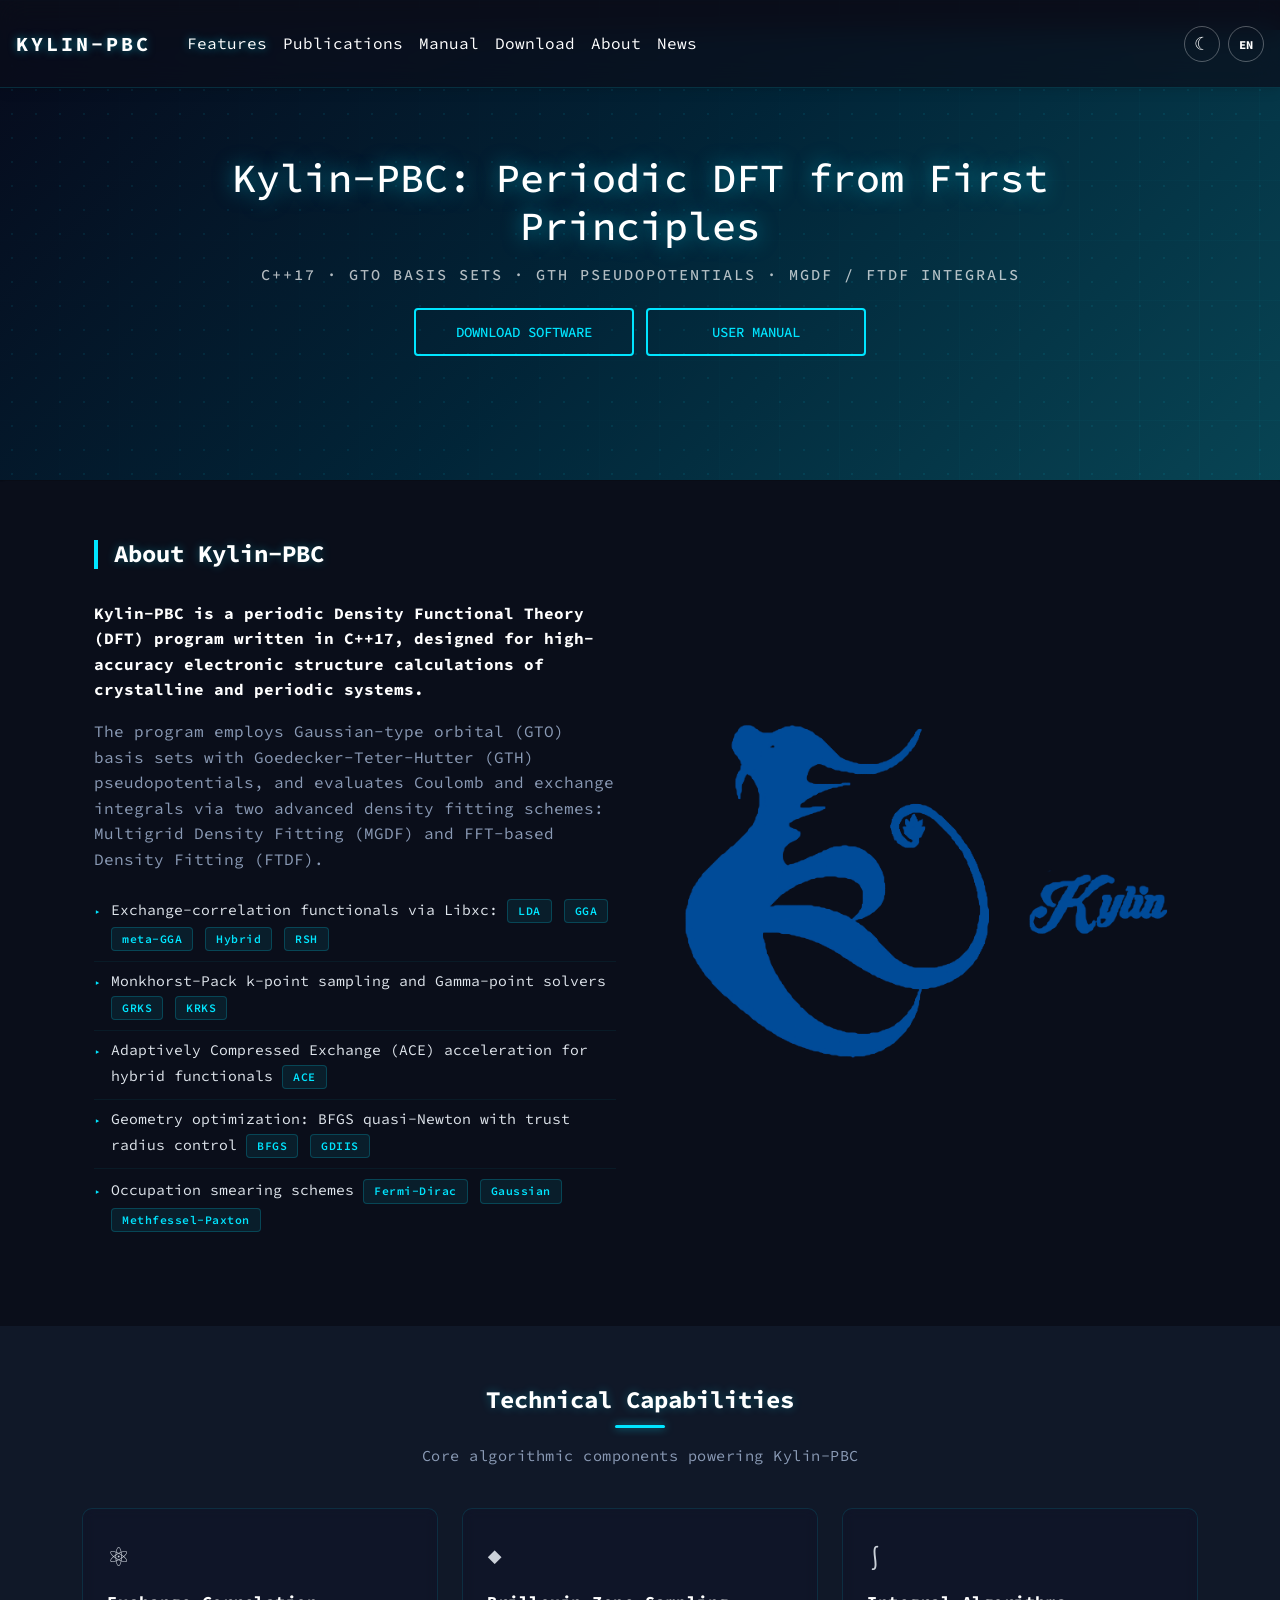
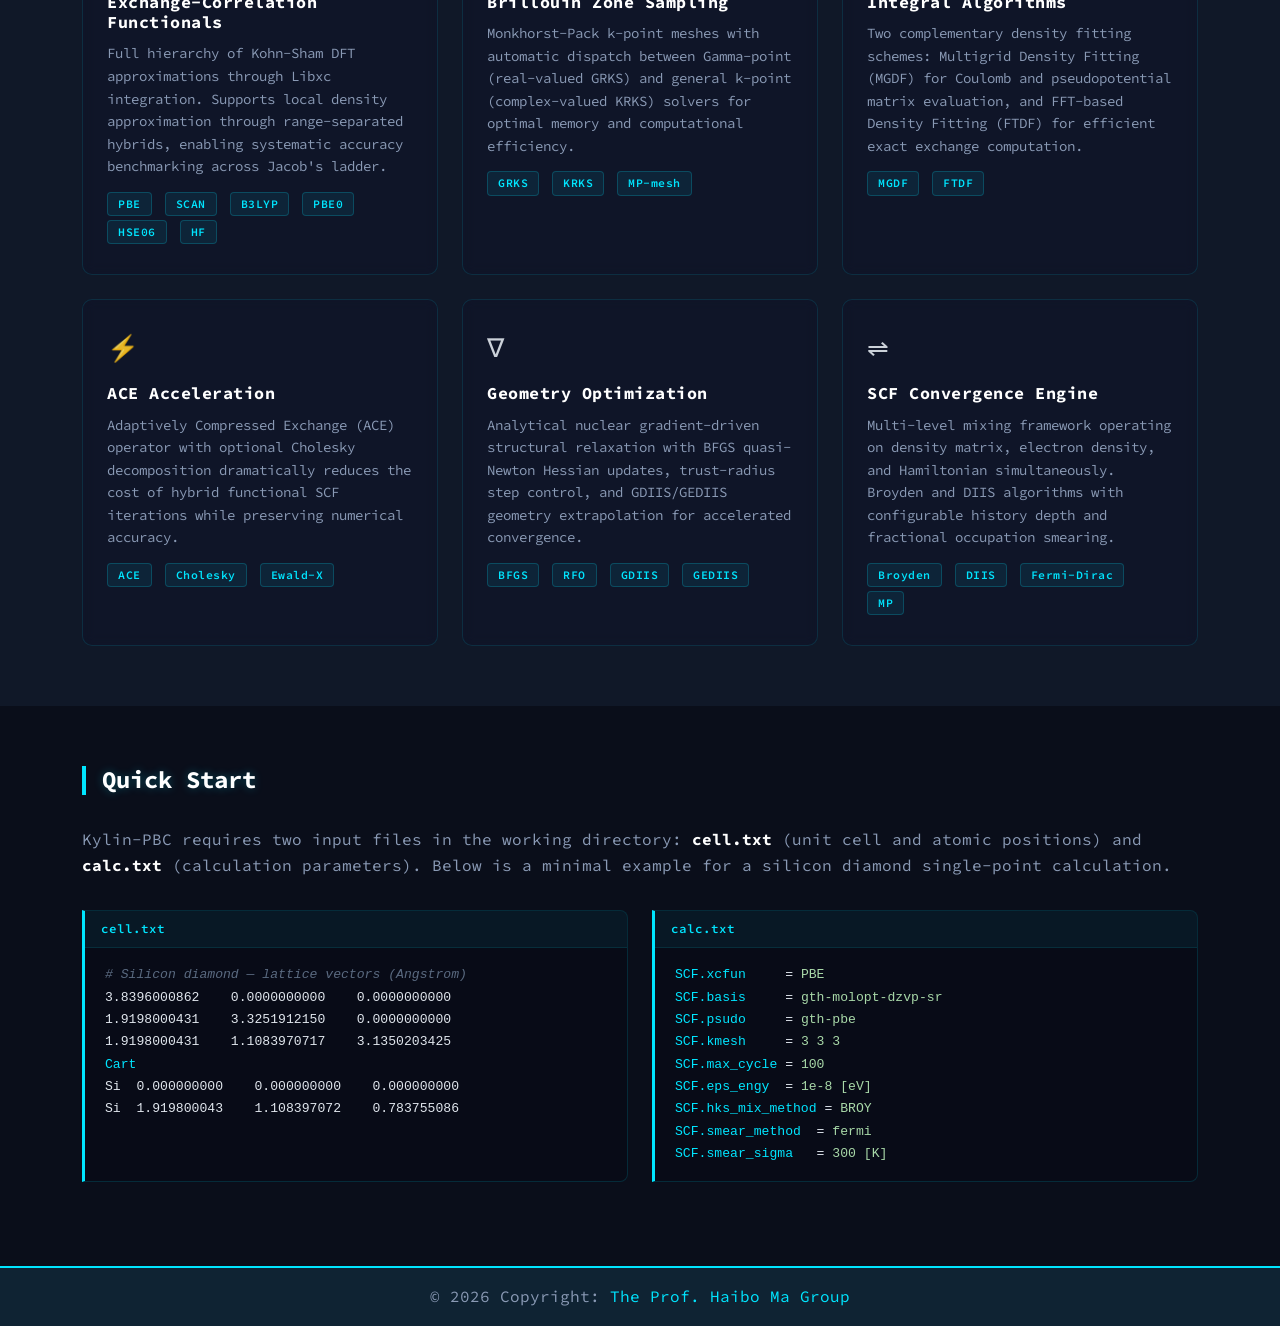
<file: index.html>
<!DOCTYPE html>
<html lang="en">

<head>
  <meta charset="UTF-8" />
  <meta name="viewport" content="width=device-width, initial-scale=1, shrink-to-fit=no" />
  <meta http-equiv="x-ua-compatible" content="ie=edge" />
  <title>Kylin-PBC: Periodic Density Functional Theory Program</title>
  <!-- Google Fonts Roboto -->
  <link rel="stylesheet" href="css/roboto.css" />
  <!-- MDB -->
  <link rel="stylesheet" href="css/mdb.min.css" />
  <!-- Custom styles -->
  <link rel="stylesheet" href="css/style.css" />
  <!-- Theme switcher -->
  <link rel="stylesheet" href="css/theme.css" />
</head>

<body>
  <!-- ==================== 顶部导航 + Hero 横幅 ==================== -->
  <header>
    <!-- 导航栏 -->
    <nav class="navbar navbar-expand-lg navbar-dark">
      <div class="container-fluid">
        <a class="navbar-brand nav-link" target="_blank" href="https://kylin-pbc.com">
          <strong>Kylin-PBC</strong>
        </a>
        <button class="navbar-toggler" type="button"
          aria-controls="navbarExample01" aria-expanded="false" aria-label="Toggle navigation">
          <span class="navbar-toggler-icon" aria-hidden="true"></span>
        </button>
        <div class="collapse navbar-collapse" id="navbarExample01">
          <ul class="navbar-nav me-auto mb-2 mb-lg-0">
            <li class="nav-item active">
              <a class="nav-link" aria-current="page" href="index.html" data-i18n="nav.features">Features</a>
            </li>
            <li class="nav-item">
              <a class="nav-link" href="publications.html" target="_self" data-i18n="nav.publications">Publications</a>
            </li>
            <li class="nav-item">
              <a class="nav-link" href="files/KylinManual.pdf" target="_self" data-i18n="nav.manual">Manual</a>
            </li>
            <li class="nav-item">
              <a class="nav-link" href="download.html" target="_self" data-i18n="nav.download">Download</a>
            </li>
            <li class="nav-item">
              <a class="nav-link" href="about.html" target="_self" data-i18n="nav.about">About</a>
            </li>
            <li class="nav-item">
              <a class="nav-link" href="news.html" target="_self" data-i18n="nav.news">News</a>
            </li>
          </ul>
          <div class="nav-actions">
            <button id="theme-toggle" class="theme-toggle-btn" aria-label="Toggle theme">&#9790;</button>
            <button id="lang-toggle" class="lang-toggle-btn" aria-label="Toggle language">EN</button>
          </div>
        </div>
      </div>
    </nav>

    <!-- Hero 横幅：全屏背景 + 标题 + CTA 按钮 -->
    <div id="intro" class="bg-image vh-100 shadow-1-strong">
      <div class="mask">
        <div class="container d-flex align-items-center justify-content-center text-center h-100">
          <div class="text-white hero-content">
            <h1 class="mb-3" data-i18n="hero.title">Kylin-PBC: Periodic DFT from First Principles</h1>
            <h5 class="mb-4" data-i18n="hero.subtitle">C++17 &middot; GTO Basis Sets &middot; GTH Pseudopotentials &middot; MGDF / FTDF Integrals</h5>
            <div class="hero-actions">
              <a class="btn btn-outline-light btn-lg m-2" href="download.html" role="button" rel="nofollow"
                target="_self" data-i18n="hero.btn.download">Download Software</a>
              <a class="btn btn-outline-light btn-lg m-2" href="files/KylinManual.pdf" target="_self" role="button"
                data-i18n="hero.btn.manual">User Manual</a>
            </div>
          </div>
        </div>
      </div>
    </div>
  </header>

  <!-- ==================== 页面主体内容 ==================== -->
  <main>
    <!-- 关于 Kylin-PBC：左文右图介绍 -->
    <section class="section-block">
      <div class="container">
        <div class="row">
          <div class="col-md-6 gx-5 mb-4">
            <h4 class="section-title" data-i18n="index.about.title">About Kylin-PBC</h4>
            <p class="text-dark">
              <strong data-i18n="index.about.intro">
                Kylin-PBC is a periodic Density Functional Theory (DFT) program written in C++17,
                designed for high-accuracy electronic structure calculations of crystalline and
                periodic systems.
              </strong>
            </p>
            <p class="text-muted" data-i18n="index.about.desc">
              The program employs Gaussian-type orbital (GTO) basis sets with
              Goedecker-Teter-Hutter (GTH) pseudopotentials, and evaluates Coulomb and
              exchange integrals via two advanced density fitting schemes:
              Multigrid Density Fitting (MGDF) and FFT-based Density Fitting (FTDF).
            </p>
            <ul class="tech-list">
              <li>
                <span data-i18n-html="index.about.list1">Exchange-correlation functionals via Libxc:
                  <span class="feature-tag">LDA</span>
                  <span class="feature-tag">GGA</span>
                  <span class="feature-tag">meta-GGA</span>
                  <span class="feature-tag">Hybrid</span>
                  <span class="feature-tag">RSH</span>
                </span>
              </li>
              <li>
                <span data-i18n-html="index.about.list2">Monkhorst-Pack k-point sampling and Gamma-point solvers
                  <span class="feature-tag">GRKS</span>
                  <span class="feature-tag">KRKS</span>
                </span>
              </li>
              <li>
                <span data-i18n-html="index.about.list3">Adaptively Compressed Exchange (ACE) acceleration for hybrid functionals
                  <span class="feature-tag">ACE</span>
                </span>
              </li>
              <li>
                <span data-i18n-html="index.about.list4">Geometry optimization: BFGS quasi-Newton with trust radius control
                  <span class="feature-tag">BFGS</span>
                  <span class="feature-tag">GDIIS</span>
                </span>
              </li>
              <li>
                <span data-i18n-html="index.about.list5">Occupation smearing schemes
                  <span class="feature-tag">Fermi-Dirac</span>
                  <span class="feature-tag">Gaussian</span>
                  <span class="feature-tag">Methfessel-Paxton</span>
                </span>
              </li>
            </ul>
          </div>
          <!-- Logo 展示区 -->
          <div class="col-md-6 gx-5 mb-4 d-flex align-items-center justify-content-center">
            <div class="bg-image hover-overlay ripple" data-mdb-ripple-color="light">
              <img src="img/kylin_logo.png" class="img-fluid" alt="Kylin-PBC Logo" />
              <a href="#!">
                <div class="mask hover-overlay-mask"></div>
              </a>
            </div>
          </div>
        </div>
      </div>
    </section>

    <!-- 核心技术能力：6 张特性卡片 -->
    <section class="section-block section-alt text-center">
      <div class="container">
        <h4 class="section-title-center" data-i18n="index.tech.title">Technical Capabilities</h4>
        <p class="section-subtitle" data-i18n="index.tech.subtitle">Core algorithmic components powering Kylin-PBC</p>
        <div class="feature-grid">

          <div class="feature-card text-start">
            <span class="feature-card-icon">&#9883;</span>
            <h5 data-i18n="index.tech.xc.title">Exchange-Correlation Functionals</h5>
            <p data-i18n="index.tech.xc.desc">
              Full hierarchy of Kohn-Sham DFT approximations through Libxc integration.
              Supports local density approximation through range-separated hybrids,
              enabling systematic accuracy benchmarking across Jacob's ladder.
            </p>
            <div>
              <span class="feature-tag">PBE</span>
              <span class="feature-tag">SCAN</span>
              <span class="feature-tag">B3LYP</span>
              <span class="feature-tag">PBE0</span>
              <span class="feature-tag">HSE06</span>
              <span class="feature-tag">HF</span>
            </div>
          </div>

          <div class="feature-card text-start">
            <span class="feature-card-icon">&#9670;</span>
            <h5 data-i18n="index.tech.bz.title">Brillouin Zone Sampling</h5>
            <p data-i18n="index.tech.bz.desc">
              Monkhorst-Pack k-point meshes with automatic dispatch between Gamma-point
              (real-valued GRKS) and general k-point (complex-valued KRKS) solvers
              for optimal memory and computational efficiency.
            </p>
            <div>
              <span class="feature-tag">GRKS</span>
              <span class="feature-tag">KRKS</span>
              <span class="feature-tag">MP-mesh</span>
            </div>
          </div>

          <div class="feature-card text-start">
            <span class="feature-card-icon">&#8747;</span>
            <h5 data-i18n="index.tech.int.title">Integral Algorithms</h5>
            <p data-i18n="index.tech.int.desc">
              Two complementary density fitting schemes: Multigrid Density Fitting (MGDF)
              for Coulomb and pseudopotential matrix evaluation, and FFT-based Density
              Fitting (FTDF) for efficient exact exchange computation.
            </p>
            <div>
              <span class="feature-tag">MGDF</span>
              <span class="feature-tag">FTDF</span>
            </div>
          </div>

          <div class="feature-card text-start">
            <span class="feature-card-icon">&#9889;</span>
            <h5 data-i18n="index.tech.ace.title">ACE Acceleration</h5>
            <p data-i18n="index.tech.ace.desc">
              Adaptively Compressed Exchange (ACE) operator with optional Cholesky
              decomposition dramatically reduces the cost of hybrid functional SCF
              iterations while preserving numerical accuracy.
            </p>
            <div>
              <span class="feature-tag">ACE</span>
              <span class="feature-tag">Cholesky</span>
              <span class="feature-tag">Ewald-X</span>
            </div>
          </div>

          <div class="feature-card text-start">
            <span class="feature-card-icon">&#8711;</span>
            <h5 data-i18n="index.tech.geo.title">Geometry Optimization</h5>
            <p data-i18n="index.tech.geo.desc">
              Analytical nuclear gradient-driven structural relaxation with BFGS
              quasi-Newton Hessian updates, trust-radius step control, and
              GDIIS/GEDIIS geometry extrapolation for accelerated convergence.
            </p>
            <div>
              <span class="feature-tag">BFGS</span>
              <span class="feature-tag">RFO</span>
              <span class="feature-tag">GDIIS</span>
              <span class="feature-tag">GEDIIS</span>
            </div>
          </div>

          <div class="feature-card text-start">
            <span class="feature-card-icon">&#8652;</span>
            <h5 data-i18n="index.tech.scf.title">SCF Convergence Engine</h5>
            <p data-i18n="index.tech.scf.desc">
              Multi-level mixing framework operating on density matrix, electron density,
              and Hamiltonian simultaneously. Broyden and DIIS algorithms with configurable
              history depth and fractional occupation smearing.
            </p>
            <div>
              <span class="feature-tag">Broyden</span>
              <span class="feature-tag">DIIS</span>
              <span class="feature-tag">Fermi-Dirac</span>
              <span class="feature-tag">MP</span>
            </div>
          </div>

        </div>
      </div>
    </section>

    <!-- 快速入门：双栏代码示例 -->
    <section class="section-block">
      <div class="container">
        <h4 class="section-title" data-i18n="index.qs.title">Quick Start</h4>
        <p class="text-muted quickstart-desc" data-i18n-html="index.qs.desc">
          Kylin-PBC requires two input files in the working directory: <strong>cell.txt</strong>
          (unit cell and atomic positions) and <strong>calc.txt</strong> (calculation parameters).
          Below is a minimal example for a silicon diamond single-point calculation.
        </p>
        <div class="quickstart-grid">
          <div class="code-panel">
            <span class="code-panel-label">cell.txt</span>
            <pre><span class="code-comment"># Silicon diamond &mdash; lattice vectors (Angstrom)</span>
3.8396000862    0.0000000000    0.0000000000
1.9198000431    3.3251912150    0.0000000000
1.9198000431    1.1083970717    3.1350203425
<span class="code-keyword">Cart</span>
Si  0.000000000    0.000000000    0.000000000
Si  1.919800043    1.108397072    0.783755086</pre>
          </div>
          <div class="code-panel">
            <span class="code-panel-label">calc.txt</span>
            <pre><span class="code-keyword">SCF.xcfun</span>     = <span class="code-value">PBE</span>
<span class="code-keyword">SCF.basis</span>     = <span class="code-value">gth-molopt-dzvp-sr</span>
<span class="code-keyword">SCF.psudo</span>     = <span class="code-value">gth-pbe</span>
<span class="code-keyword">SCF.kmesh</span>     = <span class="code-value">3 3 3</span>
<span class="code-keyword">SCF.max_cycle</span> = <span class="code-value">100</span>
<span class="code-keyword">SCF.eps_engy</span>  = <span class="code-value">1e-8 [eV]</span>
<span class="code-keyword">SCF.hks_mix_method</span> = <span class="code-value">BROY</span>
<span class="code-keyword">SCF.smear_method</span>  = <span class="code-value">fermi</span>
<span class="code-keyword">SCF.smear_sigma</span>   = <span class="code-value">300 [K]</span></pre>
          </div>
        </div>
      </div>
    </section>
  </main>

  <!-- ==================== 页脚 ==================== -->
  <footer class="text-lg-start">
    <div class="text-center p-3" data-i18n-html="footer.copyright">
      &copy; 2026 Copyright:
      <a href="https://quantum-chemistry-cn.com">The Prof. Haibo Ma Group</a>
    </div>
  </footer>

  <!-- MDB -->
  <script type="text/javascript" src="js/mdb.min.js"></script>
  <!-- 移动端交互（折叠导航等） -->
  <script type="text/javascript" src="js/mobile-ui.js"></script>
  <!-- 深色/浅色主题切换 -->
  <script type="text/javascript" src="js/theme.js"></script>
  <!-- 中英文国际化 -->
  <script type="text/javascript" src="js/i18n.js"></script>
</body>

</html>
</file>
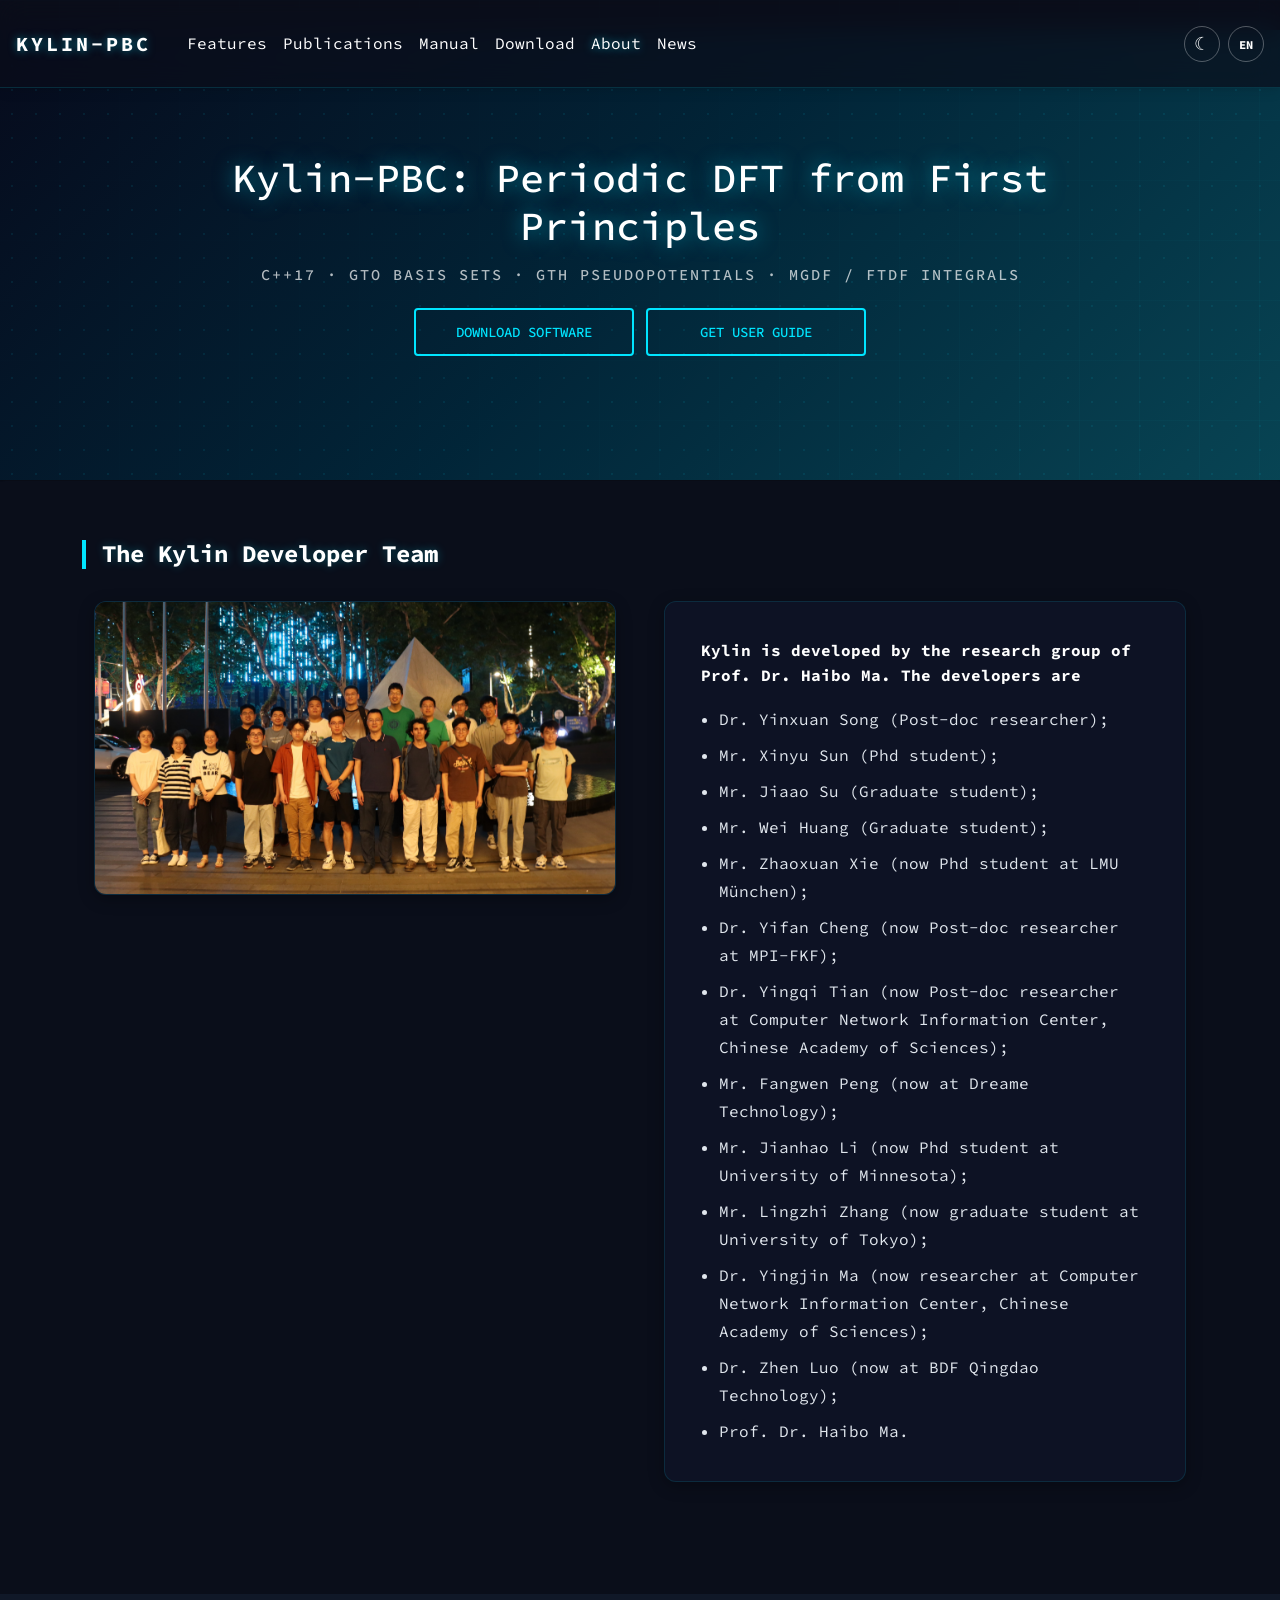
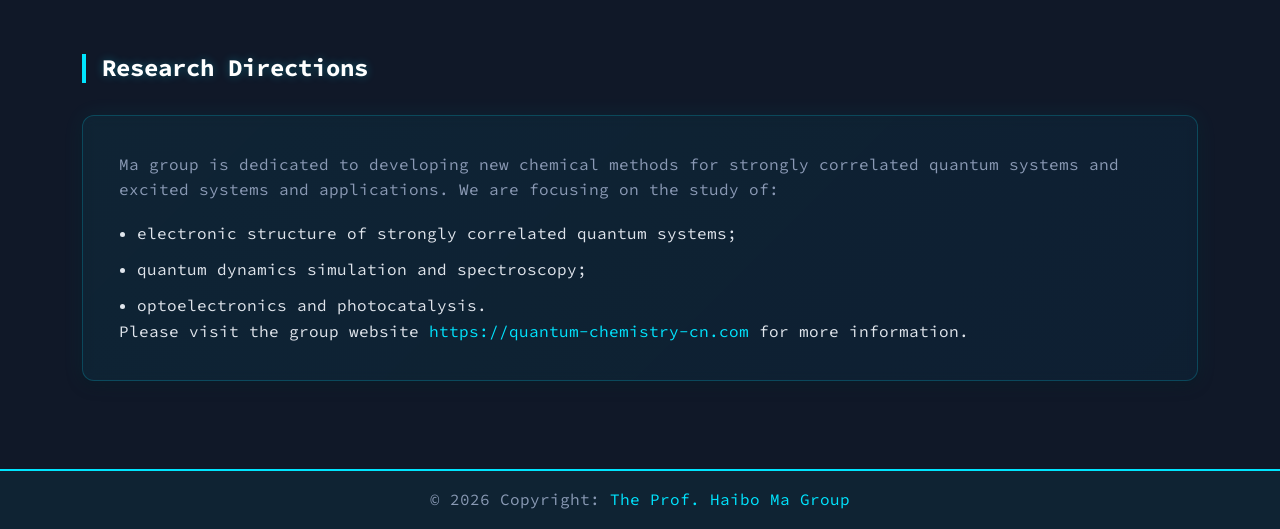
<file: about.html>
<!DOCTYPE html>
<html lang="en">

<head>
  <meta charset="UTF-8" />
  <meta name="viewport" content="width=device-width, initial-scale=1, shrink-to-fit=no" />
  <meta http-equiv="x-ua-compatible" content="ie=edge" />
  <title>Kylin-PBC: Periodic Density Functional Theory Program</title>
  <!-- Google Fonts Roboto -->
  <link rel="stylesheet" href="css/roboto.css" />
  <!-- MDB -->
  <link rel="stylesheet" href="css/mdb.min.css" />
  <!-- Custom styles -->
  <link rel="stylesheet" href="css/style.css" />
  <!-- Theme switcher -->
  <link rel="stylesheet" href="css/theme.css" />
</head>

<body>
  <!-- 页头：导航栏 + Hero 横幅 -->
  <header>
    <!-- 顶部导航栏 -->
    <nav class="navbar navbar-expand-lg navbar-dark">
      <div class="container-fluid">
        <a class="navbar-brand nav-link" target="_blank" href="https://kylin-pbc.com">
          <strong>Kylin-PBC</strong>
        </a>
        <button class="navbar-toggler" type="button"
          aria-controls="navbarExample01" aria-expanded="false" aria-label="Toggle navigation">
          <span class="navbar-toggler-icon" aria-hidden="true"></span>
        </button>
        <div class="collapse navbar-collapse" id="navbarExample01">
          <ul class="navbar-nav me-auto mb-2 mb-lg-0">
            <li class="nav-item">
              <a class="nav-link" href="index.html" target="_self" data-i18n="nav.features">Features</a>
            </li>
            <li class="nav-item">
              <a class="nav-link" href="publications.html" target="_self" data-i18n="nav.publications">Publications</a>
            </li>
            <li class="nav-item">
              <a class="nav-link" href="files/KylinManual.pdf" target="_self" data-i18n="nav.manual">Manual</a>
            </li>
            <li class="nav-item">
              <a class="nav-link" href="download.html" target="_self" data-i18n="nav.download">Download</a>
            </li>
            <li class="nav-item active">
              <a class="nav-link" aria-current="page" href="about.html" data-i18n="nav.about">About</a>
            </li>
            <li class="nav-item">
              <a class="nav-link" href="news.html" target="_self" data-i18n="nav.news">News</a>
            </li>
          </ul>
          <div class="nav-actions">
            <button id="theme-toggle" class="theme-toggle-btn" aria-label="Toggle theme">&#9790;</button>
            <button id="lang-toggle" class="lang-toggle-btn" aria-label="Toggle language">EN</button>
          </div>
        </div>
      </div>
    </nav>

    <!-- Hero 横幅区域 -->
    <div id="intro" class="bg-image vh-100 shadow-1-strong">
      <div class="mask">
        <div class="container d-flex align-items-center justify-content-center text-center h-100">
          <div class="text-white hero-content">
            <h1 class="mb-3" data-i18n="hero.title">Kylin-PBC: Periodic DFT from First Principles</h1>
            <h5 class="mb-4" data-i18n="hero.subtitle">C++17 &middot; GTO Basis Sets &middot; GTH Pseudopotentials &middot; MGDF / FTDF Integrals</h5>
            <div class="hero-actions">
              <a class="btn btn-outline-light btn-lg m-2" href="download.html" role="button" rel="nofollow"
                target="_self" data-i18n="hero.btn.download">Download Software</a>
              <a class="btn btn-outline-light btn-lg m-2" href="files/KylinManual.pdf" target="_self"
                role="button" data-i18n="hero.btn.manual">Get User Guide</a>
            </div>
          </div>
        </div>
      </div>
    </div>
  </header>

  <!-- 主体内容 -->
  <main>
    <!-- 开发团队介绍 -->
    <section class="section-block">
      <div class="container">
        <h4 class="section-title" data-i18n="about.team.title">The Kylin Developer Team</h4>
        <div class="row">
          <div class="col-md-6 gx-5 mb-4">
            <!-- 团队合照，去除卡片内边距以让图片撑满 -->
            <div class="content-card p-0 overflow-hidden">
              <div class="bg-image hover-overlay ripple" data-mdb-ripple-color="light">
                <img src="img/group.jpg" class="img-fluid" alt="Kylin developer team group photo" />
                <a href="#!">
                  <div class="mask hover-overlay-mask"></div>
                </a>
              </div>
            </div>
          </div>
          <div class="col-md-6 gx-5 mb-4">
            <div class="content-card">
              <p class="text-dark"><strong data-i18n="about.team.intro">
                  Kylin is developed by the research group of Prof. Dr. Haibo Ma.
                  The developers are
                </strong></p>
              <ul>
                <li data-i18n="about.team.member1">Dr. Yinxuan Song (Post-doc researcher);</li>
                <li data-i18n="about.team.member2">Mr. Xinyu Sun (Phd student);</li>
                <li data-i18n="about.team.member3">Mr. Jiaao Su (Graduate student);</li>
                <li data-i18n="about.team.member4">Mr. Wei Huang (Graduate student);</li>
                <li data-i18n="about.team.member5">Mr. Zhaoxuan Xie (now Phd student at LMU München);</li>
                <li data-i18n="about.team.member6">Dr. Yifan Cheng (now Post-doc researcher at MPI-FKF);</li>
                <li data-i18n="about.team.member7">Dr. Yingqi Tian (now Post-doc researcher at Computer Network Information Center,
                  Chinese Academy of Sciences);</li>
                <li data-i18n="about.team.member8">Mr. Fangwen Peng (now at Dreame Technology);</li>
                <li data-i18n="about.team.member9">Mr. Jianhao Li (now Phd student at University of Minnesota);</li>
                <li data-i18n="about.team.member10">Mr. Lingzhi Zhang (now graduate student at University of Tokyo);</li>
                <li data-i18n="about.team.member11">Dr. Yingjin Ma (now researcher at Computer Network Information Center, Chinese
                  Academy of Sciences);</li>
                <li data-i18n="about.team.member12">Dr. Zhen Luo (now at BDF Qingdao Technology);</li>
                <li data-i18n="about.team.member13">Prof. Dr. Haibo Ma.</li>
              </ul>
            </div>
          </div>
        </div>
      </div>
    </section>

    <!-- 研究方向 -->
    <section class="section-block section-alt">
      <div class="container">
        <h4 class="section-title" data-i18n="about.research.title">Research Directions</h4>
        <div class="content-card-highlight">
          <p class="text-muted" data-i18n="about.research.desc">
            Ma group is dedicated to developing new chemical methods for strongly correlated quantum
            systems and excited systems and applications.
            We are focusing on the study of:
          </p>
          <ul>
            <li data-i18n="about.research.item1">electronic structure of strongly correlated quantum systems;</li>
            <li data-i18n="about.research.item2">quantum dynamics simulation and spectroscopy;</li>
            <li data-i18n="about.research.item3">optoelectronics and photocatalysis.</li>
          </ul>
          <p class="text-dark mb-0" data-i18n-html="about.research.visit">
            Please visit the group website
            <a href="https://quantum-chemistry-cn.com">https://quantum-chemistry-cn.com</a>
            for more information.
          </p>
        </div>
      </div>
    </section>
  </main>

  <!-- 页脚：版权信息 -->
  <footer class="text-lg-start">
    <div class="text-center p-3" data-i18n-html="footer.copyright">
      © 2026 Copyright:
      <a href="https://quantum-chemistry-cn.com">The Prof. Haibo Ma Group</a>
    </div>
  </footer>

  <!-- MDB -->
  <script type="text/javascript" src="js/mdb.min.js"></script>
  <!-- 移动端交互（折叠导航等） -->
  <script type="text/javascript" src="js/mobile-ui.js"></script>
  <!-- 主题切换（亮/暗模式） -->
  <script type="text/javascript" src="js/theme.js"></script>
  <!-- 多语言切换 -->
  <script type="text/javascript" src="js/i18n.js"></script>
</body>

</html>
</file>
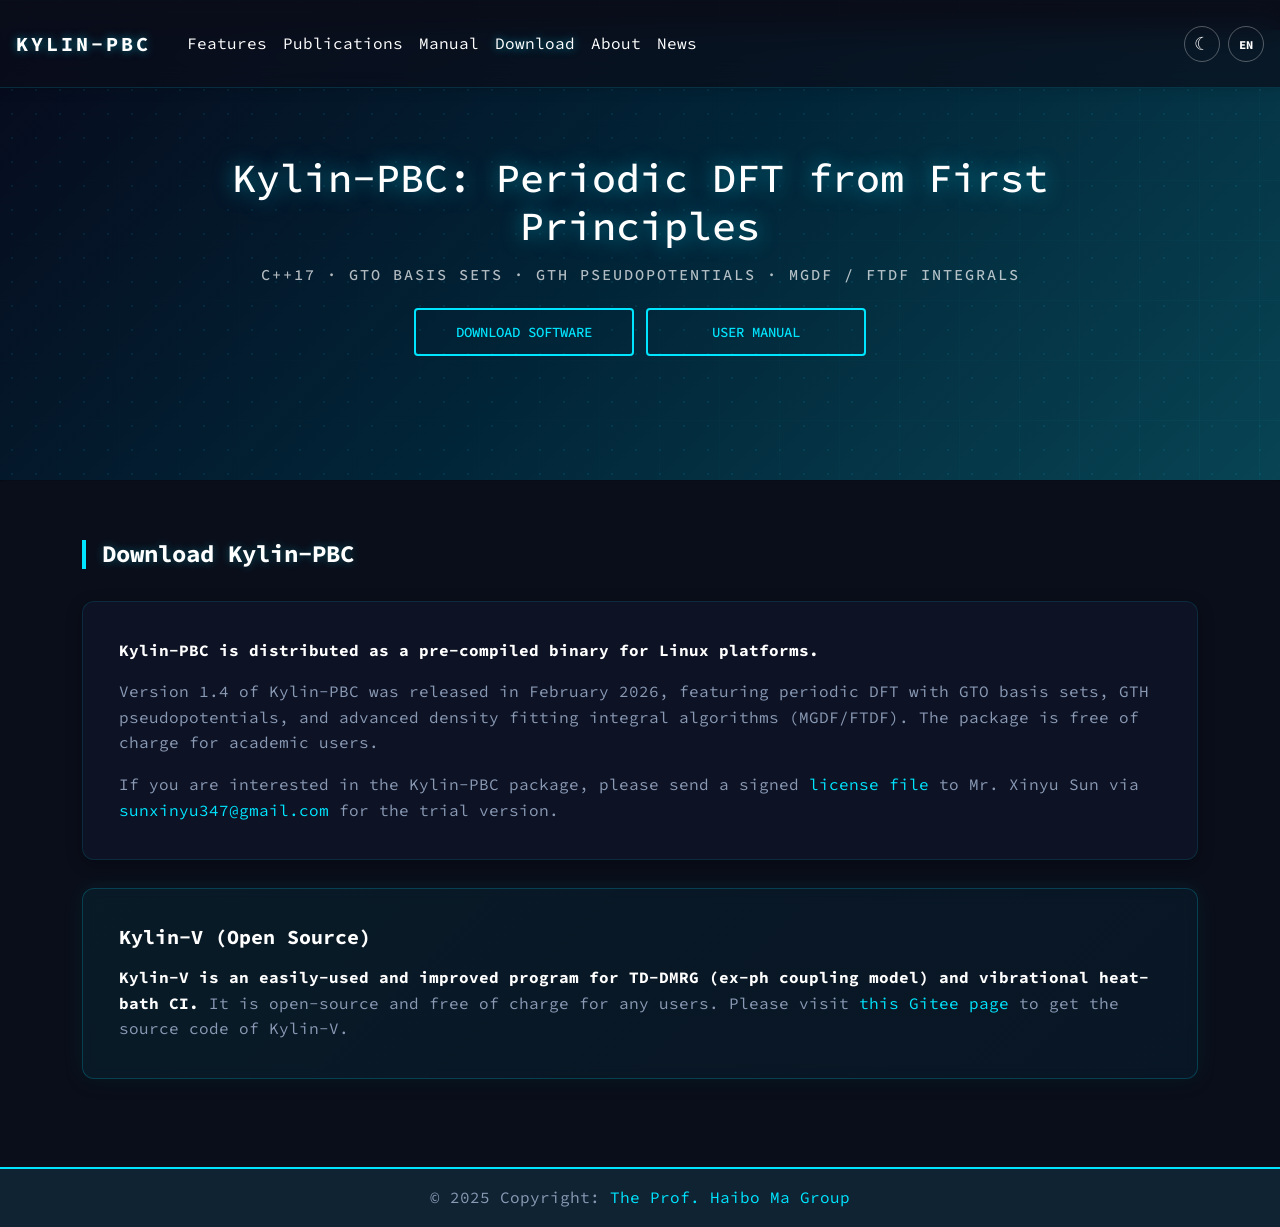
<file: download.html>
<!DOCTYPE html>
<html lang="en">

<head>
  <meta charset="UTF-8" />
  <meta name="viewport" content="width=device-width, initial-scale=1, shrink-to-fit=no" />
  <title>Kylin-PBC: Periodic Density Functional Theory Program</title>
  <!-- Google Fonts Roboto -->
  <link rel="stylesheet" href="css/roboto.css" />
  <!-- MDB -->
  <link rel="stylesheet" href="css/mdb.min.css" />
  <!-- Custom styles -->
  <link rel="stylesheet" href="css/style.css" />
  <!-- Theme switcher -->
  <link rel="stylesheet" href="css/theme.css" />
</head>

<body>
  <!-- 顶部：导航栏 + Hero 横幅 -->
  <header>
    <!-- 导航栏 -->
    <nav class="navbar navbar-expand-lg navbar-dark">
      <div class="container-fluid">
        <a class="navbar-brand nav-link" target="_blank" href="https://kylin-pbc.com">
          <strong>Kylin-PBC</strong>
        </a>
        <button class="navbar-toggler" type="button"
          aria-controls="navbarExample01" aria-expanded="false"
          aria-label="Toggle navigation">
          <span class="navbar-toggler-icon" aria-hidden="true"></span>
        </button>
        <div class="collapse navbar-collapse" id="navbarExample01">
          <ul class="navbar-nav me-auto mb-2 mb-lg-0">
            <li class="nav-item">
              <a class="nav-link" href="index.html" data-i18n="nav.features">Features</a>
            </li>
            <li class="nav-item">
              <a class="nav-link" href="publications.html" data-i18n="nav.publications">Publications</a>
            </li>
            <li class="nav-item">
              <a class="nav-link" href="files/KylinManual.pdf" data-i18n="nav.manual">Manual</a>
            </li>
            <li class="nav-item active">
              <a class="nav-link" aria-current="page" href="download.html" data-i18n="nav.download">Download</a>
            </li>
            <li class="nav-item">
              <a class="nav-link" href="about.html" data-i18n="nav.about">About</a>
            </li>
            <li class="nav-item">
              <a class="nav-link" href="news.html" data-i18n="nav.news">News</a>
            </li>
          </ul>
          <div class="nav-actions">
            <button id="theme-toggle" class="theme-toggle-btn" aria-label="Toggle theme">&#9790;</button>
            <button id="lang-toggle" class="lang-toggle-btn" aria-label="Toggle language">EN</button>
          </div>
        </div>
      </div>
    </nav>

    <!-- Hero 横幅 -->
    <div id="intro" class="bg-image vh-100 shadow-1-strong">
      <div class="mask">
        <div class="container d-flex align-items-center justify-content-center text-center h-100">
          <div class="text-white hero-content">
            <h1 class="mb-3" data-i18n="hero.title">Kylin-PBC: Periodic DFT from First Principles</h1>
            <h5 class="mb-4" data-i18n="hero.subtitle">C++17 &middot; GTO Basis Sets &middot; GTH Pseudopotentials &middot; MGDF / FTDF Integrals</h5>
            <div class="hero-actions">
              <a class="btn btn-outline-light btn-lg m-2" href="download.html" role="button" rel="nofollow"
                data-i18n="hero.btn.download">Download Software</a>
              <a class="btn btn-outline-light btn-lg m-2" href="files/KylinManual.pdf"
                role="button" data-i18n="hero.btn.manual">User Manual</a>
            </div>
          </div>
        </div>
      </div>
    </div>
  </header>

  <!-- 主内容：下载信息 -->
  <main>
    <section class="section-block">
      <div class="container">
        <h4 class="section-title" data-i18n="dl.title">Download Kylin-PBC</h4>

        <!-- Kylin-PBC 介绍与下载说明 -->
        <div class="content-card">
          <p class="text-dark">
            <strong data-i18n="dl.intro">Kylin-PBC is distributed as a pre-compiled binary for Linux platforms.</strong>
          </p>
          <p class="text-muted" data-i18n="dl.version">
            Version 1.4 of Kylin-PBC was released in February 2026, featuring
            periodic DFT with GTO basis sets, GTH pseudopotentials, and advanced
            density fitting integral algorithms (MGDF/FTDF).
            The package is free of charge for academic users.
          </p>
          <p class="text-muted mb-0" data-i18n-html="dl.license">
            If you are interested in the Kylin-PBC package,
            please send a signed <a href="files/license.pdf">license file</a> to Mr. Xinyu Sun via
            <a href="mailto:sunxinyu347@gmail.com">sunxinyu347@gmail.com</a> for the trial version.
          </p>
        </div>

        <!-- Kylin-V 开源项目介绍 -->
        <div class="content-card-highlight">
          <h5 class="mb-3" data-i18n-html="dl.kylinv.title"><strong>Kylin-V (Open Source)</strong></h5>
          <p class="text-muted mb-0" data-i18n-html="dl.kylinv.desc">
            <strong>Kylin-V is an easily-used and improved program for TD-DMRG (ex-ph coupling model) and
              vibrational heat-bath CI.</strong>
            It is open-source and free of charge for any users.
            Please visit <a href="https://gitee.com/nierenstein/kln-x">this Gitee page</a> to get the source
            code of Kylin-V.
          </p>
        </div>
      </div>
    </section>
  </main>

  <!-- 页脚 -->
  <footer class="text-lg-start">
    <div class="text-center p-3" data-i18n-html="footer.copyright">
      &copy; 2025 Copyright:
      <a href="https://quantum-chemistry-cn.com">The Prof. Haibo Ma Group</a>
    </div>
  </footer>

  <!-- MDB -->
  <script type="text/javascript" src="js/mdb.min.js"></script>
  <!-- 移动端交互（折叠导航等） -->
  <script type="text/javascript" src="js/mobile-ui.js"></script>
  <!-- 主题切换 -->
  <script type="text/javascript" src="js/theme.js"></script>
  <!-- 国际化 -->
  <script type="text/javascript" src="js/i18n.js"></script>
</body>

</html>
</file>
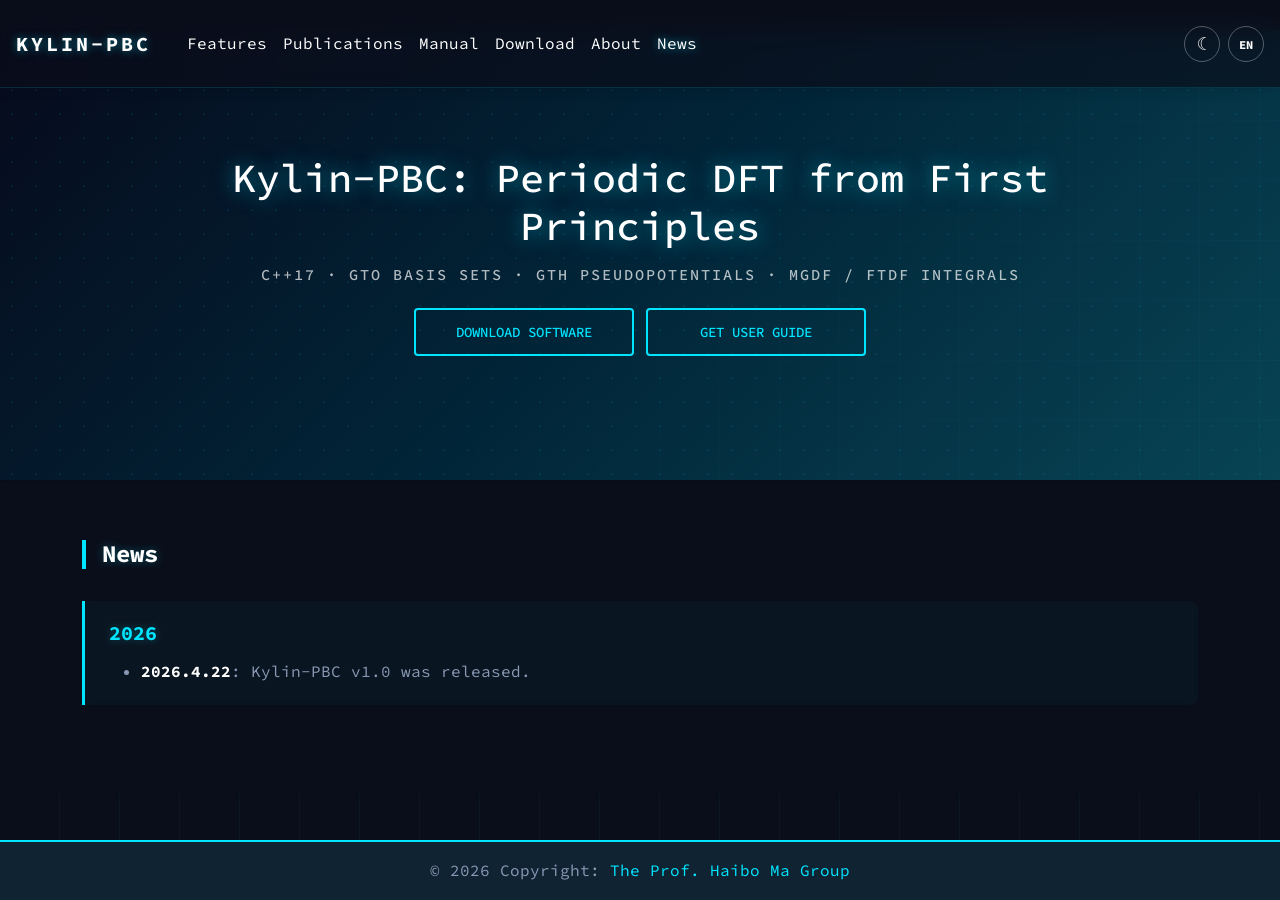
<file: news.html>
<!DOCTYPE html>
<html lang="en">

<head>
  <meta charset="UTF-8" />
  <meta name="viewport" content="width=device-width, initial-scale=1, shrink-to-fit=no" />
  <meta http-equiv="x-ua-compatible" content="ie=edge" />
  <title>Kylin-PBC: Periodic Density Functional Theory Program</title>
  <!-- Google Fonts Roboto -->
  <link rel="stylesheet" href="css/roboto.css" />
  <!-- MDB -->
  <link rel="stylesheet" href="css/mdb.min.css" />
  <!-- Custom styles -->
  <link rel="stylesheet" href="css/style.css" />
  <!-- Theme switcher -->
  <link rel="stylesheet" href="css/theme.css" />
</head>

<body>
  <!-- 页头：导航栏 + Hero 横幅 -->
  <header>
    <!-- 顶部导航栏 -->
    <nav class="navbar navbar-expand-lg navbar-dark">
      <div class="container-fluid">
        <a class="navbar-brand nav-link" target="_blank" href="https://kylin-pbc.com">
          <strong>Kylin-PBC</strong>
        </a>
        <button class="navbar-toggler" type="button"
          aria-controls="navbarExample01" aria-expanded="false" aria-label="Toggle navigation">
          <span class="navbar-toggler-icon" aria-hidden="true"></span>
        </button>
        <div class="collapse navbar-collapse" id="navbarExample01">
          <ul class="navbar-nav me-auto mb-2 mb-lg-0">
            <li class="nav-item">
              <a class="nav-link" href="index.html" target="_self" data-i18n="nav.features">Features</a>
            </li>
            <li class="nav-item">
              <a class="nav-link" href="publications.html" target="_self" data-i18n="nav.publications">Publications</a>
            </li>
            <li class="nav-item">
              <a class="nav-link" href="files/KylinManual.pdf" target="_self" data-i18n="nav.manual">Manual</a>
            </li>
            <li class="nav-item">
              <a class="nav-link" href="download.html" target="_self" data-i18n="nav.download">Download</a>
            </li>
            <li class="nav-item">
              <a class="nav-link" href="about.html" target="_self" data-i18n="nav.about">About</a>
            </li>
            <li class="nav-item active">
              <a class="nav-link" aria-current="page" href="news.html" data-i18n="nav.news">News</a>
            </li>
          </ul>
          <div class="nav-actions">
            <button id="theme-toggle" class="theme-toggle-btn" aria-label="Toggle theme">&#9790;</button>
            <button id="lang-toggle" class="lang-toggle-btn" aria-label="Toggle language">EN</button>
          </div>
        </div>
      </div>
    </nav>

    <!-- Hero 横幅区域 -->
    <div id="intro" class="bg-image vh-100 shadow-1-strong">
      <div class="mask">
        <div class="container d-flex align-items-center justify-content-center text-center h-100">
          <div class="text-white hero-content">
            <h1 class="mb-3" data-i18n="hero.title">Kylin-PBC: Periodic DFT from First Principles</h1>
            <h5 class="mb-4" data-i18n="hero.subtitle">C++17 &middot; GTO Basis Sets &middot; GTH Pseudopotentials &middot; MGDF / FTDF Integrals</h5>
            <div class="hero-actions">
              <a class="btn btn-outline-light btn-lg m-2" href="download.html" role="button" rel="nofollow"
                target="_self" data-i18n="hero.btn.download">Download Software</a>
              <a class="btn btn-outline-light btn-lg m-2" href="files/KylinManual.pdf" target="_self"
                role="button" data-i18n="hero.btn.manual">Get User Guide</a>
            </div>
          </div>
        </div>
      </div>
    </div>
  </header>

  <!-- 主体内容：新闻列表 -->
  <main>
    <section class="section-block">
      <div class="container">
        <h4 class="section-title" data-i18n="news.title">News</h4>

        <!-- 按年份分组的新闻条目 -->
        <div class="year-block">
          <h5>2026</h5>
          <ul class="text-muted">
            <li data-i18n-html="news.2026.item1"><strong>2026.4.22</strong>: Kylin-PBC v1.0 was released.</li>
          </ul>
        </div>
      </div>
    </section>
  </main>

  <!-- 页脚：版权信息 -->
  <footer class="text-lg-start">
    <div class="text-center p-3" data-i18n-html="footer.copyright">
      © 2026 Copyright:
      <a href="https://quantum-chemistry-cn.com">The Prof. Haibo Ma Group</a>
    </div>
  </footer>

  <!-- MDB -->
  <script type="text/javascript" src="js/mdb.min.js"></script>
  <!-- 移动端交互（折叠导航等） -->
  <script type="text/javascript" src="js/mobile-ui.js"></script>
  <!-- 主题切换（亮/暗模式） -->
  <script type="text/javascript" src="js/theme.js"></script>
  <!-- 多语言切换 -->
  <script type="text/javascript" src="js/i18n.js"></script>
</body>

</html>
</file>
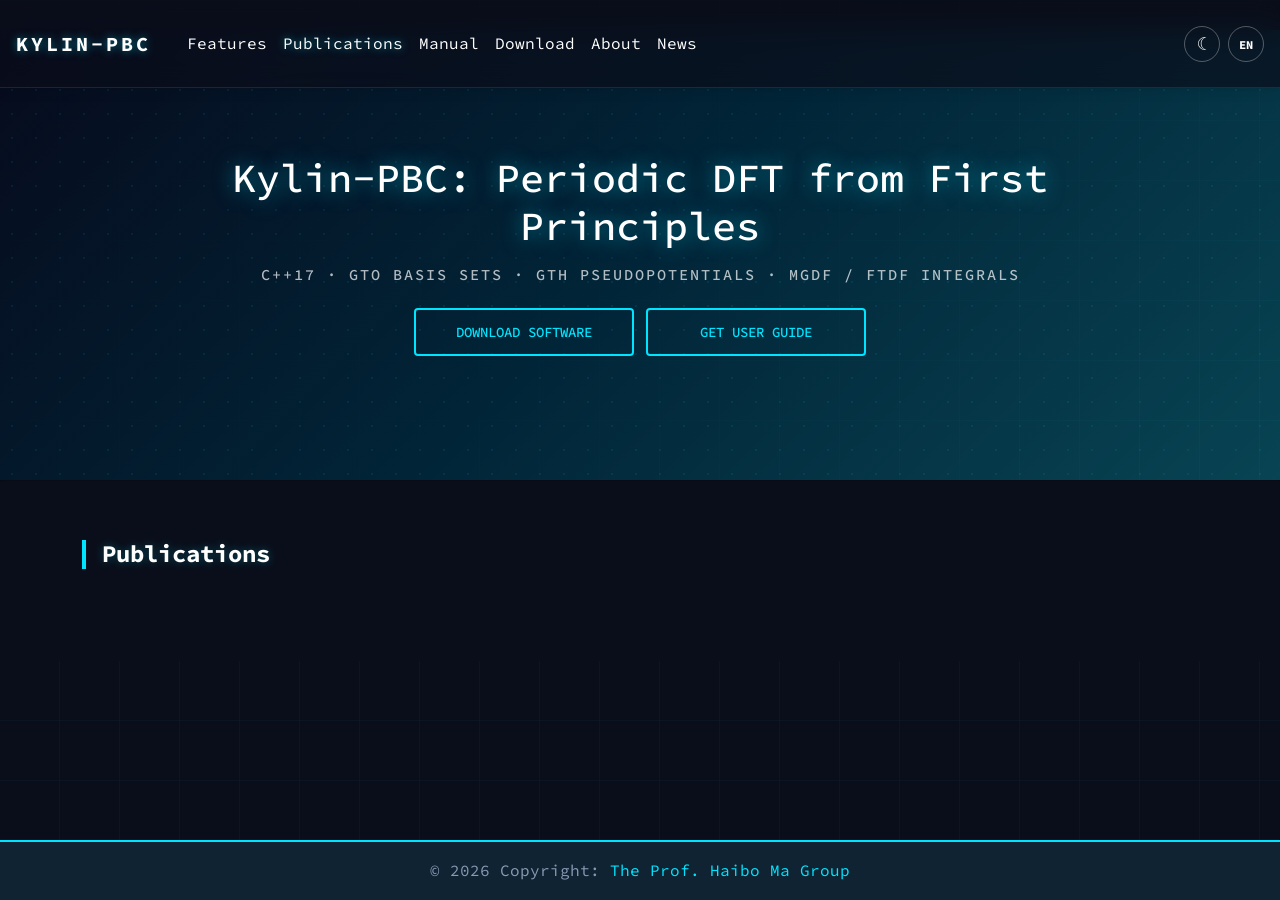
<file: publications.html>
<!DOCTYPE html>
<html lang="en">

<head>
  <meta charset="UTF-8" />
  <meta name="viewport" content="width=device-width, initial-scale=1, shrink-to-fit=no" />
  <meta http-equiv="x-ua-compatible" content="ie=edge" />
  <title>Kylin-PBC: Periodic Density Functional Theory Program</title>
  <!-- Google Fonts Roboto -->
  <link rel="stylesheet" href="css/roboto.css" />
  <!-- MDB -->
  <link rel="stylesheet" href="css/mdb.min.css" />
  <!-- Custom styles -->
  <link rel="stylesheet" href="css/style.css" />
  <!-- Theme switcher -->
  <link rel="stylesheet" href="css/theme.css" />
</head>

<body>
  <!-- 页头：导航栏 + Hero 横幅 -->
  <header>
    <!-- 顶部导航栏 -->
    <nav class="navbar navbar-expand-lg navbar-dark">
      <div class="container-fluid">
        <a class="navbar-brand nav-link" target="_blank" href="https://kylin-pbc.com">
          <strong>Kylin-PBC</strong>
        </a>
        <button class="navbar-toggler" type="button"
          aria-controls="navbarExample01" aria-expanded="false" aria-label="Toggle navigation">
          <span class="navbar-toggler-icon" aria-hidden="true"></span>
        </button>
        <div class="collapse navbar-collapse" id="navbarExample01">
          <ul class="navbar-nav me-auto mb-2 mb-lg-0">
            <li class="nav-item">
              <a class="nav-link" href="index.html" target="_self" data-i18n="nav.features">Features</a>
            </li>
            <li class="nav-item active">
              <a class="nav-link" aria-current="page" href="publications.html" data-i18n="nav.publications">Publications</a>
            </li>
            <li class="nav-item">
              <a class="nav-link" href="files/KylinManual.pdf" target="_self" data-i18n="nav.manual">Manual</a>
            </li>
            <li class="nav-item">
              <a class="nav-link" href="download.html" target="_self" data-i18n="nav.download">Download</a>
            </li>
            <li class="nav-item">
              <a class="nav-link" href="about.html" target="_self" data-i18n="nav.about">About</a>
            </li>
            <li class="nav-item">
              <a class="nav-link" href="news.html" target="_self" data-i18n="nav.news">News</a>
            </li>
          </ul>
          <div class="nav-actions">
            <button id="theme-toggle" class="theme-toggle-btn" aria-label="Toggle theme">&#9790;</button>
            <button id="lang-toggle" class="lang-toggle-btn" aria-label="Toggle language">EN</button>
          </div>
        </div>
      </div>
    </nav>

    <!-- Hero 横幅区域 -->
    <div id="intro" class="bg-image vh-100 shadow-1-strong">
      <div class="mask">
        <div class="container d-flex align-items-center justify-content-center text-center h-100">
          <div class="text-white hero-content">
            <h1 class="mb-3" data-i18n="hero.title">Kylin-PBC: Periodic DFT from First Principles</h1>
            <h5 class="mb-4" data-i18n="hero.subtitle">C++17 &middot; GTO Basis Sets &middot; GTH Pseudopotentials &middot; MGDF / FTDF Integrals</h5>
            <div class="hero-actions">
              <a class="btn btn-outline-light btn-lg m-2" href="download.html" role="button" rel="nofollow"
                target="_self" data-i18n="hero.btn.download">Download Software</a>
              <a class="btn btn-outline-light btn-lg m-2" href="files/KylinManual.pdf" target="_self"
                role="button" data-i18n="hero.btn.manual">Get User Guide</a>
            </div>
          </div>
        </div>
      </div>
    </div>
  </header>

  <!-- 主体内容：论文列表 -->
  <main>
    <section class="section-block">
      <div class="container">
        <h4 class="section-title" data-i18n="pub.title">Publications</h4>
      </div>
    </section>
  </main>

  <!-- 页脚：版权信息 -->
  <footer class="text-lg-start">
    <div class="text-center p-3" data-i18n-html="footer.copyright">
      &copy; 2026 Copyright:
      <a href="https://quantum-chemistry-cn.com">The Prof. Haibo Ma Group</a>
    </div>
  </footer>

  <!-- MDB -->
  <script type="text/javascript" src="js/mdb.min.js"></script>
  <!-- 移动端交互（折叠导航等） -->
  <script type="text/javascript" src="js/mobile-ui.js"></script>
  <!-- 主题切换（亮/暗模式） -->
  <script type="text/javascript" src="js/theme.js"></script>
  <!-- 多语言切换 -->
  <script type="text/javascript" src="js/i18n.js"></script>
</body>

</html>
</file>
<file: css/roboto.css>
/* cyrillic-ext */
@font-face {
    font-family: 'Roboto';
    font-style: normal;
    font-weight: 300;
    font-display: swap;
    src: url(../fonts/roboto/v30/KFOlCnqEu92Fr1MmSU5fCRc4AMP6lbBP.woff2) format('woff2');
    unicode-range: U+0460-052F, U+1C80-1C88, U+20B4, U+2DE0-2DFF, U+A640-A69F, U+FE2E-FE2F;
  }
  /* cyrillic */
  @font-face {
    font-family: 'Roboto';
    font-style: normal;
    font-weight: 300;
    font-display: swap;
    src: url(../fonts/roboto/v30/KFOlCnqEu92Fr1MmSU5fABc4AMP6lbBP.woff2) format('woff2');
    unicode-range: U+0301, U+0400-045F, U+0490-0491, U+04B0-04B1, U+2116;
  }
  /* greek-ext */
  @font-face {
    font-family: 'Roboto';
    font-style: normal;
    font-weight: 300;
    font-display: swap;
    src: url(../fonts/roboto/v30/KFOlCnqEu92Fr1MmSU5fCBc4AMP6lbBP.woff2) format('woff2');
    unicode-range: U+1F00-1FFF;
  }
  /* greek */
  @font-face {
    font-family: 'Roboto';
    font-style: normal;
    font-weight: 300;
    font-display: swap;
    src: url(../fonts/roboto/v30/KFOlCnqEu92Fr1MmSU5fBxc4AMP6lbBP.woff2) format('woff2');
    unicode-range: U+0370-03FF;
  }
  /* vietnamese */
  @font-face {
    font-family: 'Roboto';
    font-style: normal;
    font-weight: 300;
    font-display: swap;
    src: url(../fonts/roboto/v30/KFOlCnqEu92Fr1MmSU5fCxc4AMP6lbBP.woff2) format('woff2');
    unicode-range: U+0102-0103, U+0110-0111, U+0128-0129, U+0168-0169, U+01A0-01A1, U+01AF-01B0, U+1EA0-1EF9, U+20AB;
  }
  /* latin-ext */
  @font-face {
    font-family: 'Roboto';
    font-style: normal;
    font-weight: 300;
    font-display: swap;
    src: url(../fonts/roboto/v30/KFOlCnqEu92Fr1MmSU5fChc4AMP6lbBP.woff2) format('woff2');
    unicode-range: U+0100-024F, U+0259, U+1E00-1EFF, U+2020, U+20A0-20AB, U+20AD-20CF, U+2113, U+2C60-2C7F, U+A720-A7FF;
  }
  /* latin */
  @font-face {
    font-family: 'Roboto';
    font-style: normal;
    font-weight: 300;
    font-display: swap;
    src: url(../fonts/roboto/v30/KFOlCnqEu92Fr1MmSU5fBBc4AMP6lQ.woff2) format('woff2');
    unicode-range: U+0000-00FF, U+0131, U+0152-0153, U+02BB-02BC, U+02C6, U+02DA, U+02DC, U+2000-206F, U+2074, U+20AC, U+2122, U+2191, U+2193, U+2212, U+2215, U+FEFF, U+FFFD;
  }
  /* cyrillic-ext */
  @font-face {
    font-family: 'Roboto';
    font-style: normal;
    font-weight: 400;
    font-display: swap;
    src: url(../fonts/roboto/v30/KFOmCnqEu92Fr1Mu72xKKTU1Kvnz.woff2) format('woff2');
    unicode-range: U+0460-052F, U+1C80-1C88, U+20B4, U+2DE0-2DFF, U+A640-A69F, U+FE2E-FE2F;
  }
  /* cyrillic */
  @font-face {
    font-family: 'Roboto';
    font-style: normal;
    font-weight: 400;
    font-display: swap;
    src: url(../fonts/roboto/v30/KFOmCnqEu92Fr1Mu5mxKKTU1Kvnz.woff2) format('woff2');
    unicode-range: U+0301, U+0400-045F, U+0490-0491, U+04B0-04B1, U+2116;
  }
  /* greek-ext */
  @font-face {
    font-family: 'Roboto';
    font-style: normal;
    font-weight: 400;
    font-display: swap;
    src: url(../fonts/roboto/v30/KFOmCnqEu92Fr1Mu7mxKKTU1Kvnz.woff2) format('woff2');
    unicode-range: U+1F00-1FFF;
  }
  /* greek */
  @font-face {
    font-family: 'Roboto';
    font-style: normal;
    font-weight: 400;
    font-display: swap;
    src: url(../fonts/roboto/v30/KFOmCnqEu92Fr1Mu4WxKKTU1Kvnz.woff2) format('woff2');
    unicode-range: U+0370-03FF;
  }
  /* vietnamese */
  @font-face {
    font-family: 'Roboto';
    font-style: normal;
    font-weight: 400;
    font-display: swap;
    src: url(../fonts/roboto/v30/KFOmCnqEu92Fr1Mu7WxKKTU1Kvnz.woff2) format('woff2');
    unicode-range: U+0102-0103, U+0110-0111, U+0128-0129, U+0168-0169, U+01A0-01A1, U+01AF-01B0, U+1EA0-1EF9, U+20AB;
  }
  /* latin-ext */
  @font-face {
    font-family: 'Roboto';
    font-style: normal;
    font-weight: 400;
    font-display: swap;
    src: url(../fonts/roboto/v30/KFOmCnqEu92Fr1Mu7GxKKTU1Kvnz.woff2) format('woff2');
    unicode-range: U+0100-024F, U+0259, U+1E00-1EFF, U+2020, U+20A0-20AB, U+20AD-20CF, U+2113, U+2C60-2C7F, U+A720-A7FF;
  }
  /* latin */
  @font-face {
    font-family: 'Roboto';
    font-style: normal;
    font-weight: 400;
    font-display: swap;
    src: url(../fonts/roboto/v30/KFOmCnqEu92Fr1Mu4mxKKTU1Kg.woff2) format('woff2');
    unicode-range: U+0000-00FF, U+0131, U+0152-0153, U+02BB-02BC, U+02C6, U+02DA, U+02DC, U+2000-206F, U+2074, U+20AC, U+2122, U+2191, U+2193, U+2212, U+2215, U+FEFF, U+FFFD;
  }
  /* cyrillic-ext */
  @font-face {
    font-family: 'Roboto';
    font-style: normal;
    font-weight: 500;
    font-display: swap;
    src: url(../fonts/roboto/v30/KFOlCnqEu92Fr1MmEU9fCRc4AMP6lbBP.woff2) format('woff2');
    unicode-range: U+0460-052F, U+1C80-1C88, U+20B4, U+2DE0-2DFF, U+A640-A69F, U+FE2E-FE2F;
  }
  /* cyrillic */
  @font-face {
    font-family: 'Roboto';
    font-style: normal;
    font-weight: 500;
    font-display: swap;
    src: url(../fonts/roboto/v30/KFOlCnqEu92Fr1MmEU9fABc4AMP6lbBP.woff2) format('woff2');
    unicode-range: U+0301, U+0400-045F, U+0490-0491, U+04B0-04B1, U+2116;
  }
  /* greek-ext */
  @font-face {
    font-family: 'Roboto';
    font-style: normal;
    font-weight: 500;
    font-display: swap;
    src: url(../fonts/roboto/v30/KFOlCnqEu92Fr1MmEU9fCBc4AMP6lbBP.woff2) format('woff2');
    unicode-range: U+1F00-1FFF;
  }
  /* greek */
  @font-face {
    font-family: 'Roboto';
    font-style: normal;
    font-weight: 500;
    font-display: swap;
    src: url(../fonts/roboto/v30/KFOlCnqEu92Fr1MmEU9fBxc4AMP6lbBP.woff2) format('woff2');
    unicode-range: U+0370-03FF;
  }
  /* vietnamese */
  @font-face {
    font-family: 'Roboto';
    font-style: normal;
    font-weight: 500;
    font-display: swap;
    src: url(../fonts/roboto/v30/KFOlCnqEu92Fr1MmEU9fCxc4AMP6lbBP.woff2) format('woff2');
    unicode-range: U+0102-0103, U+0110-0111, U+0128-0129, U+0168-0169, U+01A0-01A1, U+01AF-01B0, U+1EA0-1EF9, U+20AB;
  }
  /* latin-ext */
  @font-face {
    font-family: 'Roboto';
    font-style: normal;
    font-weight: 500;
    font-display: swap;
    src: url(../fonts/roboto/v30/KFOlCnqEu92Fr1MmEU9fChc4AMP6lbBP.woff2) format('woff2');
    unicode-range: U+0100-024F, U+0259, U+1E00-1EFF, U+2020, U+20A0-20AB, U+20AD-20CF, U+2113, U+2C60-2C7F, U+A720-A7FF;
  }
  /* latin */
  @font-face {
    font-family: 'Roboto';
    font-style: normal;
    font-weight: 500;
    font-display: swap;
    src: url(../fonts/roboto/v30/KFOlCnqEu92Fr1MmEU9fBBc4AMP6lQ.woff2) format('woff2');
    unicode-range: U+0000-00FF, U+0131, U+0152-0153, U+02BB-02BC, U+02C6, U+02DA, U+02DC, U+2000-206F, U+2074, U+20AC, U+2122, U+2191, U+2193, U+2212, U+2215, U+FEFF, U+FFFD;
  }
  /* cyrillic-ext */
  @font-face {
    font-family: 'Roboto';
    font-style: normal;
    font-weight: 700;
    font-display: swap;
    src: url(../fonts/roboto/v30/KFOlCnqEu92Fr1MmWUlfCRc4AMP6lbBP.woff2) format('woff2');
    unicode-range: U+0460-052F, U+1C80-1C88, U+20B4, U+2DE0-2DFF, U+A640-A69F, U+FE2E-FE2F;
  }
  /* cyrillic */
  @font-face {
    font-family: 'Roboto';
    font-style: normal;
    font-weight: 700;
    font-display: swap;
    src: url(../fonts/roboto/v30/KFOlCnqEu92Fr1MmWUlfABc4AMP6lbBP.woff2) format('woff2');
    unicode-range: U+0301, U+0400-045F, U+0490-0491, U+04B0-04B1, U+2116;
  }
  /* greek-ext */
  @font-face {
    font-family: 'Roboto';
    font-style: normal;
    font-weight: 700;
    font-display: swap;
    src: url(../fonts/roboto/v30/KFOlCnqEu92Fr1MmWUlfCBc4AMP6lbBP.woff2) format('woff2');
    unicode-range: U+1F00-1FFF;
  }
  /* greek */
  @font-face {
    font-family: 'Roboto';
    font-style: normal;
    font-weight: 700;
    font-display: swap;
    src: url(../fonts/roboto/v30/KFOlCnqEu92Fr1MmWUlfBxc4AMP6lbBP.woff2) format('woff2');
    unicode-range: U+0370-03FF;
  }
  /* vietnamese */
  @font-face {
    font-family: 'Roboto';
    font-style: normal;
    font-weight: 700;
    font-display: swap;
    src: url(../fonts/roboto/v30/KFOlCnqEu92Fr1MmWUlfCxc4AMP6lbBP.woff2) format('woff2');
    unicode-range: U+0102-0103, U+0110-0111, U+0128-0129, U+0168-0169, U+01A0-01A1, U+01AF-01B0, U+1EA0-1EF9, U+20AB;
  }
  /* latin-ext */
  @font-face {
    font-family: 'Roboto';
    font-style: normal;
    font-weight: 700;
    font-display: swap;
    src: url(../fonts/roboto/v30/KFOlCnqEu92Fr1MmWUlfChc4AMP6lbBP.woff2) format('woff2');
    unicode-range: U+0100-024F, U+0259, U+1E00-1EFF, U+2020, U+20A0-20AB, U+20AD-20CF, U+2113, U+2C60-2C7F, U+A720-A7FF;
  }
  /* latin */
  @font-face {
    font-family: 'Roboto';
    font-style: normal;
    font-weight: 700;
    font-display: swap;
    src: url(../fonts/roboto/v30/KFOlCnqEu92Fr1MmWUlfBBc4AMP6lQ.woff2) format('woff2');
    unicode-range: U+0000-00FF, U+0131, U+0152-0153, U+02BB-02BC, U+02C6, U+02DA, U+02DC, U+2000-206F, U+2074, U+20AC, U+2122, U+2191, U+2193, U+2212, U+2215, U+FEFF, U+FFFD;
  }
</file>
<file: css/style.css>
/* Kylin Website - Sci-Fi Theme (dark/light via theme.css) */
@import url('https://fonts.googleapis.com/css2?family=Fira+Sans:ital,wght@0,300;0,400;0,700;1,300;1,400;1,700&family=Source+Code+Pro:wght@400;600;700&display=swap');

/* ===== Global ===== */
body {
  font-family: 'Source Code Pro', 'Roboto Mono', monospace, 'PingFang SC', 'Microsoft YaHei', 'Noto Sans SC', 'Helvetica Neue', Arial, sans-serif;
  display: flex !important;
  flex-direction: column !important;
  min-height: 100vh !important;
  -webkit-text-size-adjust: 100%;
  text-size-adjust: 100%;
  background-color: var(--sci-bg);
  color: var(--sci-text);
  background-image:
    repeating-linear-gradient(0deg, transparent, transparent 59px, var(--sci-grid-line) 59px, var(--sci-grid-line) 60px),
    repeating-linear-gradient(90deg, transparent, transparent 59px, var(--sci-grid-line) 59px, var(--sci-grid-line) 60px);
  background-size: 60px 60px;
}

body.mobile-nav-open {
  overflow: hidden;
}

.text-muted {
  color: var(--sci-text-muted) !important;
}

a {
  color: var(--sci-accent);
}

a:hover {
  color: var(--sci-accent);
  text-shadow: 0 0 6px rgba(var(--sci-accent-rgb), 0.4);
}

a,
button {
  -webkit-tap-highlight-color: rgba(var(--sci-accent-rgb), 0.14);
}

h1, h2, h3, h4, h5, h6,
.navbar-brand {
  font-family: 'Source Code Pro', 'Roboto Mono', monospace;
}

/* ===== Hero section ===== */
#intro {
  position: relative;
}

#intro .mask {
  position: relative;
  background: var(--sci-hero-mask) !important;
}

#intro .mask::before {
  content: '';
  position: absolute;
  inset: 0;
  background-image:
    radial-gradient(circle, rgba(var(--sci-accent-rgb), 0.08) 1px, transparent 1px);
  background-size: 24px 24px;
  pointer-events: none;
  animation: grid-drift 20s linear infinite;
}

@keyframes grid-drift {
  from { background-position: 0 0; }
  to   { background-position: 24px 24px; }
}

#intro h1 {
  text-shadow: 0 0 20px rgba(var(--sci-accent-rgb), 0.5);
}

#intro h5 {
  color: rgba(255, 255, 255, 0.7);
  letter-spacing: 2px;
  text-transform: uppercase;
  font-size: 0.95rem;
}

/* 桌面端：hero 区域高度覆写（原各页面内联 <style> 中的共用规则） */
@media (min-width: 992px) {
  #intro {
    margin-top: -58.59px;
    height: 50vh !important;
  }
}

/* ===== Buttons ===== */
.btn-outline-light {
  border-color: var(--sci-accent);
  color: var(--sci-accent);
  transition: all 0.3s ease;
}

.btn-outline-light:hover {
  background-color: var(--sci-accent);
  color: var(--sci-bg);
  box-shadow: 0 0 18px rgba(var(--sci-accent-rgb), 0.45);
}

.btn-primary,
.bg-primary,
.text-primary,
a.text-primary:hover {
  --mdb-btn-bg: var(--sci-accent);
  --mdb-btn-color: var(--sci-bg);
}

/* ===== Navbar ===== */
.navbar.navbar-dark {
  background: var(--sci-navbar-bg) !important;
  backdrop-filter: blur(14px);
  -webkit-backdrop-filter: blur(14px);
  border-bottom: 1px solid var(--sci-navbar-border);
  transition: background-color 0.25s ease, border-color 0.25s ease, box-shadow 0.25s ease, transform 0.25s ease;
}

.navbar.navbar-scrolled {
  box-shadow: 0 10px 28px rgba(0, 0, 0, 0.16);
}

.navbar-brand strong {
  letter-spacing: 3px;
  text-transform: uppercase;
  text-shadow: 0 0 8px rgba(var(--sci-accent-rgb), 0.5);
}

.navbar .nav-link,
.theme-toggle-btn,
.lang-toggle-btn,
.navbar-toggler,
.btn {
  outline: none;
}

.navbar .nav-link:focus-visible,
.theme-toggle-btn:focus-visible,
.lang-toggle-btn:focus-visible,
.navbar-toggler:focus-visible,
.btn:focus-visible {
  box-shadow: 0 0 0 0.2rem rgba(var(--sci-accent-rgb), 0.18);
}

.navbar .nav-link {
  color: var(--sci-heading) !important;
  border-radius: 10px;
  transition: color 0.2s, text-shadow 0.2s;
}

.navbar .nav-link:hover,
.navbar .nav-item.active .nav-link {
  text-shadow: 0 0 8px rgba(var(--sci-accent-rgb), 0.6);
}

/* ===== Main content flex grow ===== */
main {
  flex: 1;
}

/* ===== Section layout ===== */
.section-block {
  padding: 60px 0;
  background-color: var(--sci-bg);
}

.section-alt {
  background-color: var(--sci-bg-light);
}

/* ===== Section titles ===== */
.section-title {
  font-size: 1.5rem;
  font-weight: 700;
  padding-left: 16px;
  border-left: 4px solid var(--sci-accent);
  margin-bottom: 2rem;
  color: var(--sci-heading);
  text-shadow: 0 0 10px rgba(var(--sci-accent-rgb), 0.3);
}

.section-title-center {
  font-size: 1.5rem;
  font-weight: 700;
  margin-bottom: 2.5rem;
  position: relative;
  display: inline-block;
  color: var(--sci-heading);
  text-shadow: 0 0 10px rgba(var(--sci-accent-rgb), 0.3);
}

.section-title-center::after {
  content: '';
  display: block;
  width: 50px;
  height: 3px;
  background: var(--sci-accent);
  margin: 10px auto 0;
  border-radius: 2px;
  box-shadow: 0 0 8px rgba(var(--sci-accent-rgb), 0.6);
  animation: glow-pulse 2.5s ease-in-out infinite;
}

@keyframes glow-pulse {
  0%, 100% { box-shadow: 0 0 6px rgba(var(--sci-accent-rgb), 0.4); }
  50%      { box-shadow: 0 0 16px rgba(var(--sci-accent-rgb), 0.8); }
}

/* ===== Logo 悬停遮罩（MDB hover-overlay 配合使用） ===== */
.hover-overlay-mask {
  background-color: rgba(251, 251, 251, 0.15);
}

/* ===== Cards ===== */
.card {
  border: 1px solid var(--sci-glass-border);
  border-radius: 12px;
  background: var(--sci-glass);
  backdrop-filter: blur(6px);
  box-shadow: 0 4px 16px rgba(var(--sci-accent-rgb), 0.06);
  transition: transform 0.3s ease, box-shadow 0.3s ease, border-color 0.3s ease;
}

.card:hover {
  transform: translateY(-6px);
  border-color: rgba(var(--sci-accent-rgb), 0.35);
  box-shadow: 0 0 24px rgba(var(--sci-accent-rgb), 0.2), 0 8px 32px var(--sci-card-shadow);
}

.card-body {
  color: var(--sci-text);
}

.card-title {
  color: var(--sci-heading);
}

.card-text {
  color: var(--sci-text-muted);
}

/* ===== Year block (publications / news) ===== */
.year-block {
  border-left: 3px solid var(--sci-accent);
  padding: 20px 24px;
  margin-bottom: 28px;
  background: rgba(var(--sci-accent-rgb), 0.03);
  border-radius: 0 8px 8px 0;
  backdrop-filter: blur(4px);
}

.year-block h5 {
  font-weight: 700;
  color: var(--sci-accent);
  margin-bottom: 12px;
  text-shadow: 0 0 8px rgba(var(--sci-accent-rgb), 0.3);
}

.year-block ul {
  margin-bottom: 0;
}

.year-block li {
  line-height: 1.75;
  margin-bottom: 0.45rem;
}

.year-block li:last-child {
  margin-bottom: 0;
}

/* ===== Content card (download / about) ===== */
.content-card {
  background: var(--sci-glass);
  border: 1px solid var(--sci-glass-border);
  border-radius: 12px;
  padding: 36px;
  box-shadow: 0 4px 16px var(--sci-card-shadow);
  margin-bottom: 28px;
  backdrop-filter: blur(6px);
}

.content-card-highlight {
  background: var(--sci-highlight-bg);
  border: 1px solid var(--sci-highlight-border);
  border-radius: 12px;
  padding: 36px;
  box-shadow: 0 0 20px rgba(var(--sci-accent-rgb), 0.08), 0 4px 16px var(--sci-card-shadow);
  margin-bottom: 28px;
  backdrop-filter: blur(6px);
}

.content-card ul,
.content-card-highlight ul {
  padding-left: 1.15rem;
  margin-bottom: 0;
}

.content-card li,
.content-card-highlight li {
  line-height: 1.75;
  margin-bottom: 0.5rem;
}

.content-card li:last-child,
.content-card-highlight li:last-child {
  margin-bottom: 0;
}

/* ===== Footer ===== */
footer {
  background-color: var(--sci-footer-bg) !important;
  border-top: 2px solid var(--sci-accent);
  color: var(--sci-text-muted);
}

footer .text-center.p-3 {
  background-color: rgba(var(--sci-accent-rgb), 0.05) !important;
}

footer a {
  color: var(--sci-accent) !important;
}

/* ===== Overrides for MDB text utilities ===== */
.text-dark {
  color: var(--sci-text) !important;
}

strong {
  color: var(--sci-heading);
}

.bg-light {
  background-color: var(--sci-bg-light) !important;
}

/* ===== Scrollbar (Webkit) ===== */
::-webkit-scrollbar {
  width: 8px;
}

::-webkit-scrollbar-track {
  background: var(--sci-bg);
}

::-webkit-scrollbar-thumb {
  background: var(--sci-scrollbar-thumb);
  border-radius: 4px;
}

::-webkit-scrollbar-thumb:hover {
  background: var(--sci-scrollbar-hover);
}

/* ===== Feature grid (6-card layout) ===== */
.feature-grid {
  display: grid;
  grid-template-columns: repeat(3, 1fr);
  gap: 24px;
}

@media (max-width: 991px) {
  .feature-grid { grid-template-columns: repeat(2, 1fr); }
}

@media (max-width: 575px) {
  .feature-grid { grid-template-columns: 1fr; }
}

.feature-card {
  background: var(--sci-glass);
  border: 1px solid var(--sci-glass-border);
  border-radius: 10px;
  padding: 28px 24px;
  backdrop-filter: blur(6px);
  transition: transform 0.3s ease, box-shadow 0.3s ease, border-color 0.3s ease;
  position: relative;
  overflow: hidden;
}

.feature-card::before {
  content: '';
  position: absolute;
  top: 0;
  left: 0;
  width: 3px;
  height: 100%;
  background: var(--sci-accent);
  opacity: 0;
  transition: opacity 0.3s ease;
}

.feature-card:hover {
  transform: translateY(-4px);
  border-color: rgba(var(--sci-accent-rgb), 0.3);
  box-shadow: 0 0 20px rgba(var(--sci-accent-rgb), 0.15), 0 8px 28px var(--sci-card-shadow);
}

.feature-card:hover::before {
  opacity: 1;
}

.feature-card-icon {
  font-size: 1.6rem;
  margin-bottom: 14px;
  display: block;
  opacity: 0.9;
}

.feature-card h5 {
  font-size: 1.05rem;
  font-weight: 700;
  color: var(--sci-heading);
  margin-bottom: 10px;
  letter-spacing: 0.5px;
}

.feature-card p {
  color: var(--sci-text-muted);
  font-size: 0.88rem;
  line-height: 1.6;
  margin-bottom: 12px;
}

/* ===== Feature tags ===== */
.feature-tag {
  display: inline-block;
  padding: 2px 10px;
  font-size: 0.72rem;
  font-family: 'Source Code Pro', monospace;
  font-weight: 600;
  color: var(--sci-accent);
  background: rgba(var(--sci-accent-rgb), 0.08);
  border: 1px solid rgba(var(--sci-accent-rgb), 0.2);
  border-radius: 4px;
  margin: 2px 3px 2px 0;
  letter-spacing: 0.5px;
  white-space: nowrap;
}

/* ===== Code panel ===== */
.code-panel {
  background: var(--sci-code-bg);
  border: 1px solid var(--sci-code-border);
  border-left: 3px solid var(--sci-accent);
  border-radius: 0 8px 8px 0;
  padding: 0;
  margin-bottom: 24px;
  overflow: hidden;
  font-family: 'Source Code Pro', 'Consolas', monospace;
}

.code-panel-label {
  display: block;
  padding: 8px 16px;
  font-size: 0.78rem;
  font-weight: 600;
  color: var(--sci-accent);
  background: rgba(var(--sci-accent-rgb), 0.06);
  border-bottom: 1px solid rgba(var(--sci-accent-rgb), 0.1);
  letter-spacing: 1px;
  text-transform: none;
  font-family: 'Source Code Pro', monospace;
}

.code-panel pre {
  margin: 0;
  padding: 16px 20px;
  font-size: 0.82rem;
  line-height: 1.7;
  color: var(--sci-text);
  background: transparent;
  overflow-x: auto;
  white-space: pre;
}

.code-panel pre .code-keyword {
  color: var(--sci-accent);
}

.code-panel pre .code-value {
  color: #a8d8a8;
}

.code-panel pre .code-comment {
  color: #5a6a80;
  font-style: italic;
}

/* ===== Output format block ===== */
.output-block {
  background: var(--sci-code-bg);
  border: 1px solid rgba(var(--sci-accent-rgb), 0.12);
  border-radius: 8px;
  padding: 20px 24px;
  font-family: 'Source Code Pro', monospace;
  font-size: 0.8rem;
  line-height: 1.8;
  color: var(--sci-text-muted);
  overflow-x: auto;
}

.output-block .out-tag {
  color: var(--sci-accent);
  font-weight: 700;
}

.output-block .out-key {
  color: #c8d8e8;
}

.output-block .out-val {
  color: #a8d8a8;
}

/* ===== Section subtitle ===== */
.section-subtitle {
  color: var(--sci-text-muted);
  font-size: 0.95rem;
  margin-top: -1.5rem;
  margin-bottom: 2.5rem;
  letter-spacing: 0.5px;
}

/* ===== Tech list with tags ===== */
.tech-list {
  list-style: none;
  padding: 0;
  margin: 0;
}

.tech-list li {
  padding: 8px 0;
  border-bottom: 1px solid rgba(var(--sci-accent-rgb), 0.06);
  color: var(--sci-text);
  font-size: 0.92rem;
  display: flex;
  align-items: baseline;
  gap: 10px;
}

.tech-list li:last-child {
  border-bottom: none;
}

.tech-list li::before {
  content: '\25B8';
  color: var(--sci-accent);
  font-size: 0.7rem;
  flex-shrink: 0;
}

/* ===== Quick Start 区块 ===== */
.quickstart-desc {
  margin-bottom: 2rem;
}

.quickstart-grid {
  display: grid;
  grid-template-columns: 1fr 1fr;
  gap: 24px;
}

@media (max-width: 767px) {
  .quickstart-grid { grid-template-columns: 1fr; }
}

html {
  scroll-padding-top: 88px;
}

body {
  overflow-x: hidden;
}

img {
  max-width: 100%;
  height: auto;
}

.navbar {
  position: sticky;
  top: 0;
  z-index: 2000;
}

.navbar-toggler {
  display: none;
}

@media (max-width: 991px) {
  .navbar-toggler {
    display: inline-flex !important;
  }
}

.navbar .container-fluid {
  padding: 0.9rem 1rem;
  gap: 0.75rem;
}

@media (max-width: 991px) {
  .navbar .container-fluid {
    padding: 0.15rem 0.75rem;
    gap: 0.4rem;
  }

  .navbar-brand strong {
    font-size: 0.88rem;
    letter-spacing: 1.5px;
    white-space: nowrap;
  }
}

.nav-actions {
  display: flex;
  align-items: center;
  gap: 8px;
  margin-left: auto;
}

.nav-actions .theme-toggle-btn,
.nav-actions .lang-toggle-btn {
  margin-left: 0;
}

.hero-content {
  max-width: 900px;
  padding: 0 1rem;
}

.hero-actions {
  display: flex;
  flex-wrap: wrap;
  justify-content: center;
  gap: 0.75rem;
}

.hero-actions .btn {
  min-height: 48px;
  display: inline-flex;
  align-items: center;
  justify-content: center;
  margin: 0 !important;
  min-width: 220px;
}

@media (max-width: 991px) {
  #intro {
    height: auto !important;
    min-height: 100svh;
  }

  #intro .mask,
  #intro .container {
    min-height: inherit;
  }

  #intro .container {
    padding-top: 96px;
    padding-bottom: 56px;
  }

  .hero-content {
    padding: 0;
  }

  #intro h1 {
    font-size: clamp(2rem, 7vw, 3rem);
    line-height: 1.15;
  }

  #intro h5 {
    font-size: 0.88rem;
    line-height: 1.7;
    letter-spacing: 1.2px;
  }

  .navbar-toggler {
    width: 36px;
    height: 36px;
    padding: 0;
    border-radius: 8px;
    display: inline-flex;
    align-items: center;
    justify-content: center;
    box-shadow: none !important;
    flex-shrink: 0;
  }

  .navbar-toggler:focus {
    box-shadow: 0 0 0 0.2rem rgba(var(--sci-accent-rgb), 0.18) !important;
  }

  .navbar-toggler-icon {
    width: 1.4rem;
    height: 1.4rem;
  }

  .navbar-collapse {
    display: block !important;
    margin-top: 0.5rem;
    padding: 0;
    max-height: 0;
    overflow: hidden;
    transition: max-height 0.3s ease, padding 0.3s ease;
    border: 1px solid transparent;
    border-radius: 12px;
    background: rgba(8, 12, 24, 0.94);
    box-shadow: 0 12px 32px rgba(0, 0, 0, 0.25);
  }

  .navbar-collapse.show {
    padding: 0.6rem 0.65rem;
    max-height: calc(100svh - 60px);
    overflow-y: auto;
    overscroll-behavior: contain;
    border-color: var(--sci-glass-border);
  }

  [data-theme="light"] .navbar-collapse {
    background: rgba(255, 255, 255, 0.96);
  }

  .navbar-nav {
    gap: 0.15rem;
  }

  .navbar .nav-link {
    display: flex;
    align-items: center;
    min-height: 40px;
    padding: 0.55rem 0.75rem !important;
    font-size: 0.92rem;
    border-radius: 8px;
  }

  .navbar .nav-item.active .nav-link {
    background: rgba(var(--sci-accent-rgb), 0.1);
    border: 1px solid rgba(var(--sci-accent-rgb), 0.14);
  }

  .nav-actions {
    width: 100%;
    justify-content: flex-start;
    margin-left: 0;
    padding-top: 0.5rem;
    border-top: 1px solid rgba(var(--sci-accent-rgb), 0.12);
  }

  .nav-actions .theme-toggle-btn,
  .nav-actions .lang-toggle-btn {
    width: 38px;
    height: 38px;
  }

  .section-block {
    padding: 44px 0;
  }

  .content-card,
  .content-card-highlight,
  .year-block {
    padding: 24px 20px;
  }

  .feature-card {
    padding: 24px 20px;
  }

  .tech-list li {
    align-items: flex-start;
  }

  .feature-tag {
    white-space: normal;
    overflow-wrap: anywhere;
  }
}

@media (max-width: 575px) {
  .navbar .container-fluid,
  .container {
    padding-left: 18px;
    padding-right: 18px;
  }

  #intro .container {
    padding-top: 88px;
    padding-bottom: 44px;
  }

  #intro h1 {
    font-size: clamp(1.82rem, 8.2vw, 2.45rem);
  }

  #intro h5 {
    letter-spacing: 0.8px;
  }

  .navbar-brand strong {
    letter-spacing: 1.2px;
    font-size: 0.8rem;
    white-space: nowrap;
  }

  .navbar-collapse {
    border-radius: 10px;
  }

  .hero-actions .btn {
    width: 100%;
    min-width: 0;
  }

  .section-title,
  .section-title-center {
    font-size: 1.25rem;
  }

  .section-subtitle {
    margin-top: -1rem;
    margin-bottom: 1.75rem;
  }

  .code-panel pre,
  .output-block {
    font-size: 0.76rem;
  }
}

@supports (padding: max(0px)) {
  @media (max-width: 575px) {
    .navbar .container-fluid,
    .container {
      padding-left: max(18px, env(safe-area-inset-left));
      padding-right: max(18px, env(safe-area-inset-right));
    }
  }
}
</file>
<file: css/theme.css>
/* ── 主题变量：暗色（默认） ── */

:root,
[data-theme="dark"] {
  --sci-bg: #0a0e1a;
  --sci-bg-light: #101828;
  --sci-accent: #00e5ff;
  --sci-accent-rgb: 0, 229, 255;
  --sci-glass: rgba(15, 20, 40, 0.75);
  --sci-glass-border: rgba(0, 229, 255, 0.12);
  --sci-text: #e0e6ed;
  --sci-text-muted: #8a9ab5;
  --sci-heading: #ffffff;
  --sci-hero-mask: linear-gradient(
    135deg,
    rgba(6, 10, 28, 0.92),
    rgba(0, 40, 60, 0.88) 50%,
    rgba(0, 229, 255, 0.25) 100%
  );
  --sci-navbar-bg: rgba(10, 14, 26, 0.7);
  --sci-navbar-border: rgba(0, 229, 255, 0.15);
  --sci-footer-bg: #101828;
  --sci-grid-line: rgba(0, 229, 255, 0.03);
  --sci-card-shadow: rgba(0, 0, 0, 0.3);
  --sci-highlight-bg: linear-gradient(135deg, rgba(0, 229, 255, 0.06), rgba(0, 100, 140, 0.1));
  --sci-highlight-border: rgba(0, 229, 255, 0.2);
  --sci-code-bg: rgba(8, 12, 24, 0.9);
  --sci-code-border: rgba(0, 229, 255, 0.15);
  --sci-scrollbar-thumb: rgba(0, 229, 255, 0.2);
  --sci-scrollbar-hover: rgba(0, 229, 255, 0.4);
}

/* ── 主题变量：亮色 ── */

[data-theme="light"] {
  --sci-bg: #F4F7FA;
  --sci-bg-light: #E8EDF2;
  --sci-accent: #0891B2;
  --sci-accent-rgb: 8, 145, 178;
  --sci-glass: rgba(255, 255, 255, 0.85);
  --sci-glass-border: rgba(8, 145, 178, 0.15);
  --sci-text: #334155;
  --sci-text-muted: #64748B;
  --sci-heading: #0F172A;
  --sci-hero-mask: linear-gradient(
    135deg,
    rgba(15, 23, 42, 0.88),
    rgba(8, 145, 178, 0.75) 50%,
    rgba(8, 145, 178, 0.35) 100%
  );
  --sci-navbar-bg: rgba(255, 255, 255, 0.85);
  --sci-navbar-border: rgba(8, 145, 178, 0.18);
  --sci-footer-bg: #E8EDF2;
  --sci-grid-line: rgba(8, 145, 178, 0.04);
  --sci-card-shadow: rgba(0, 0, 0, 0.08);
  --sci-highlight-bg: linear-gradient(135deg, rgba(8, 145, 178, 0.06), rgba(8, 145, 178, 0.1));
  --sci-highlight-border: rgba(8, 145, 178, 0.25);
  --sci-code-bg: rgba(15, 23, 42, 0.06);
  --sci-code-border: rgba(8, 145, 178, 0.15);
  --sci-scrollbar-thumb: rgba(8, 145, 178, 0.25);
  --sci-scrollbar-hover: rgba(8, 145, 178, 0.45);
}

/* ── 全局过渡：主题切换时背景/文字颜色平滑渐变 ── */

html {
  transition: background-color 0.3s ease, color 0.3s ease;
}

/* ── 导航栏：汉堡按钮（移动端折叠触发器） ── */

.navbar-toggler {
  color: #b0b8c4;
  border: 1.5px solid rgba(176, 184, 196, 0.5);
}

.navbar-toggler-icon {
  display: inline-block;
  width: 2rem;
  height: 2rem;
  background-image: url("data:image/svg+xml,%3csvg xmlns='http://www.w3.org/2000/svg' viewBox='0 0 30 30'%3e%3cpath stroke='%23b0b8c4' stroke-linecap='round' stroke-miterlimit='10' stroke-width='3' d='M4 7h22M4 15h22M4 23h22'/%3e%3c/svg%3e");
  background-repeat: no-repeat;
  background-position: center;
  background-size: 100%;
}

/* 深色模式：汉堡图标反色变亮 */
[data-theme="dark"] .navbar-toggler-icon {
  filter: invert(1) brightness(80%);
}

.navbar.navbar-scrolled {
  background: rgba(10, 14, 26, 0.9) !important;
}

/* ── 导航栏：亮色模式覆盖 ── */

[data-theme="light"] .navbar .nav-link {
  color: #334155 !important;
}

[data-theme="light"] .navbar-brand strong {
  color: #0891B2 !important;
  text-shadow: none;
}

[data-theme="light"] .navbar .nav-link:hover,
[data-theme="light"] .navbar .nav-item.active .nav-link {
  color: #0891B2 !important;
  text-shadow: none;
}

[data-theme="light"] .navbar-toggler {
  color: #334155;
  border-color: rgba(51, 65, 85, 0.4);
}

[data-theme="light"] .navbar-toggler-icon {
  background-image: url("data:image/svg+xml,%3csvg xmlns='http://www.w3.org/2000/svg' viewBox='0 0 30 30'%3e%3cpath stroke='rgba(51,65,85,0.92)' stroke-linecap='round' stroke-miterlimit='10' stroke-width='2.2' d='M4 7h22M4 15h22M4 23h22'/%3e%3c/svg%3e");
}

[data-theme="light"] .navbar.navbar-scrolled {
  background: rgba(255, 255, 255, 0.95) !important;
}

/* ── Hero 区域：亮色模式覆盖 ── */

[data-theme="light"] #intro h1 {
  text-shadow: 0 2px 12px rgba(0, 0, 0, 0.3);
}

[data-theme="light"] #intro h5 {
  color: rgba(255, 255, 255, 0.85);
}

[data-theme="light"] #intro .btn-outline-light {
  border-color: #3E6287;
  color: #3E6287;
  border-width: 2px;
}

[data-theme="light"] #intro .btn-outline-light:hover {
  background-color: #355879;
  color: #ffffff;
  box-shadow: 0 0 18px rgba(62, 98, 135, 0.32);
}

/* ── 主题 / 语言切换按钮：共用基础样式 ── */

.theme-toggle-btn,
.lang-toggle-btn {
  background: transparent;
  border: 1px solid rgba(255, 255, 255, 0.3);
  color: #fff;
  border-radius: 50%;
  width: 36px;
  height: 36px;
  cursor: pointer;
  display: flex;
  align-items: center;
  justify-content: center;
  transition: all 0.3s ease;
  flex-shrink: 0;
}

/* 主题切换按钮：差异属性 */
.theme-toggle-btn {
  font-size: 1.1rem;
  margin-left: 12px;
}

/* 语言切换按钮：差异属性 */
.lang-toggle-btn {
  font-family: 'Source Code Pro', monospace;
  font-size: 0.75rem;
  font-weight: 700;
  margin-left: 8px;
}

.theme-toggle-btn:hover,
.lang-toggle-btn:hover {
  border-color: var(--sci-accent);
  color: var(--sci-accent);
  box-shadow: 0 0 10px rgba(var(--sci-accent-rgb), 0.3);
}

[data-theme="light"] .theme-toggle-btn,
[data-theme="light"] .lang-toggle-btn {
  border-color: rgba(8, 145, 178, 0.3);
  color: #334155;
}

[data-theme="light"] .theme-toggle-btn:hover,
[data-theme="light"] .lang-toggle-btn:hover {
  border-color: #0891B2;
  color: #0891B2;
}

/* ── 移动端：导航栏展开时高度自适应 ── */

@media (max-width: 991px) {
  .navbar-collapse {
    max-height: none !important;
    height: auto !important;
    overflow-y: visible !important;
    padding-bottom: 20px !important;
  }
}
</file>
